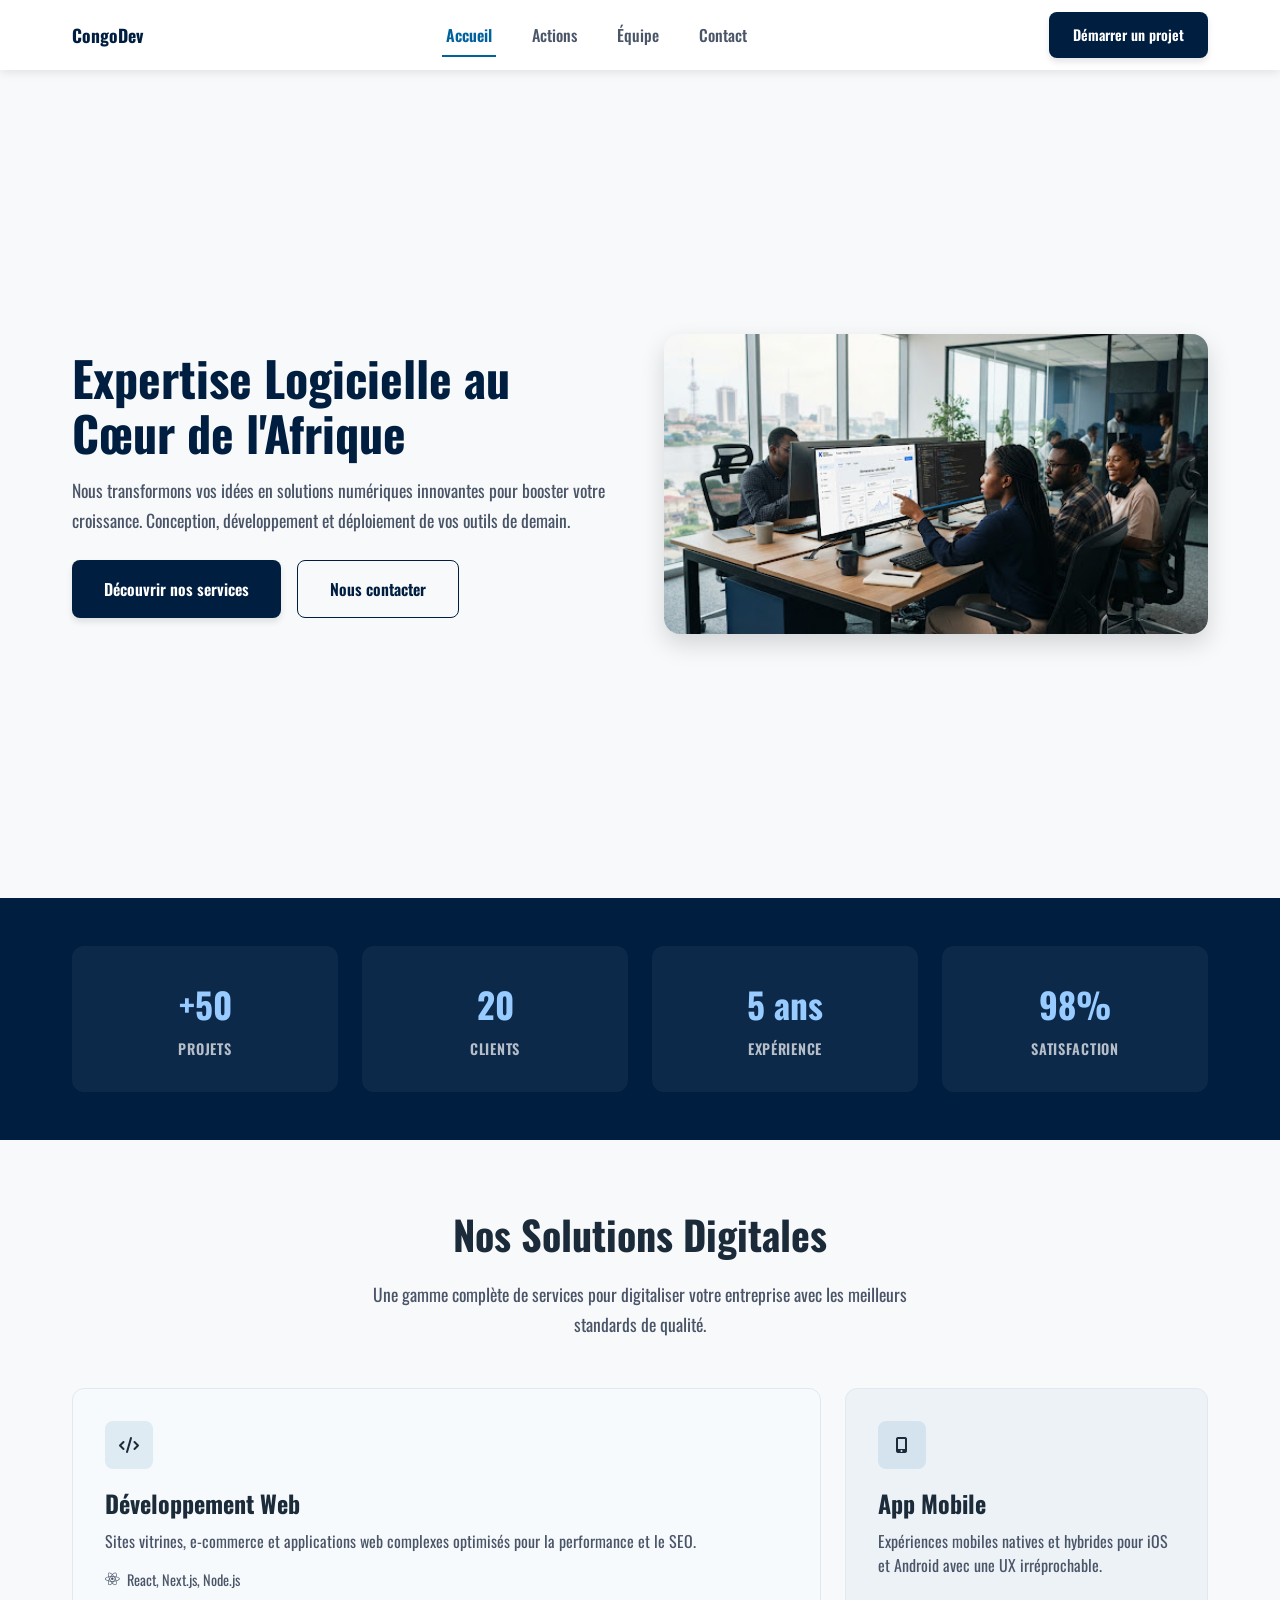
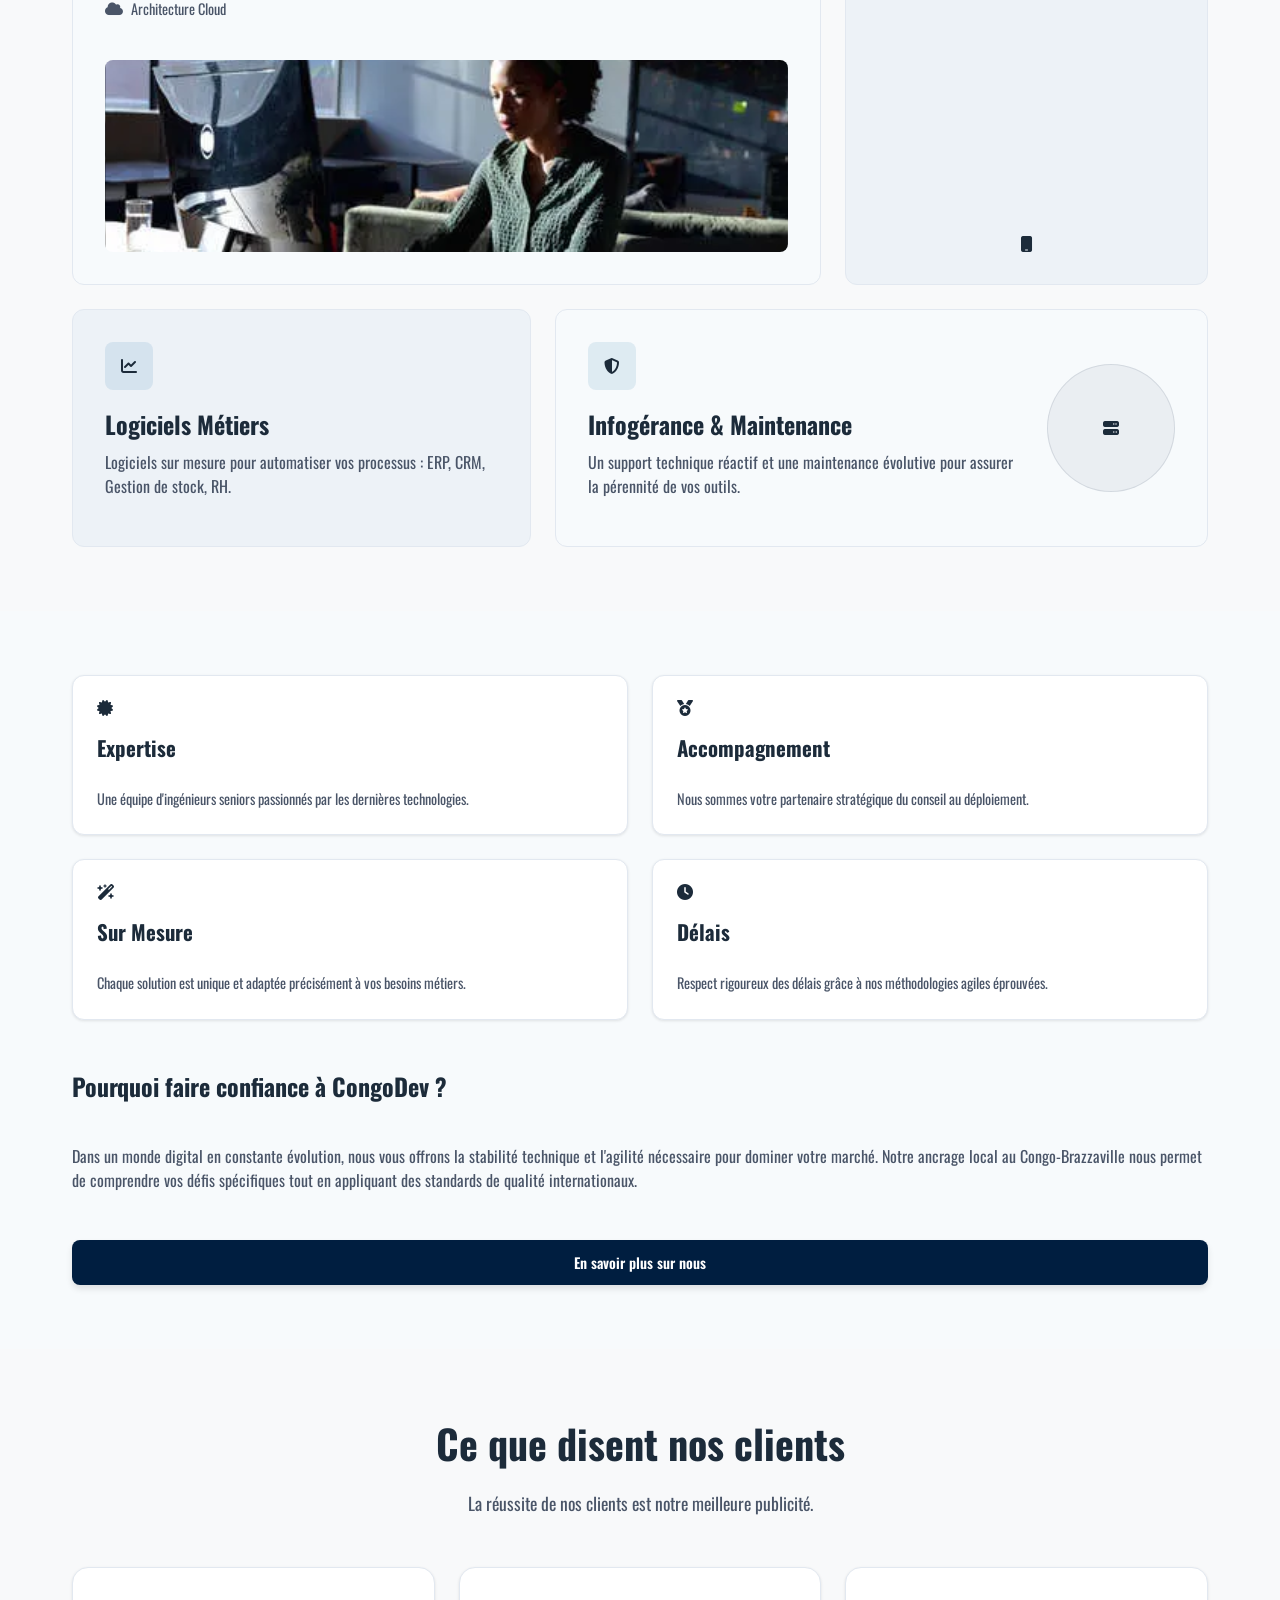
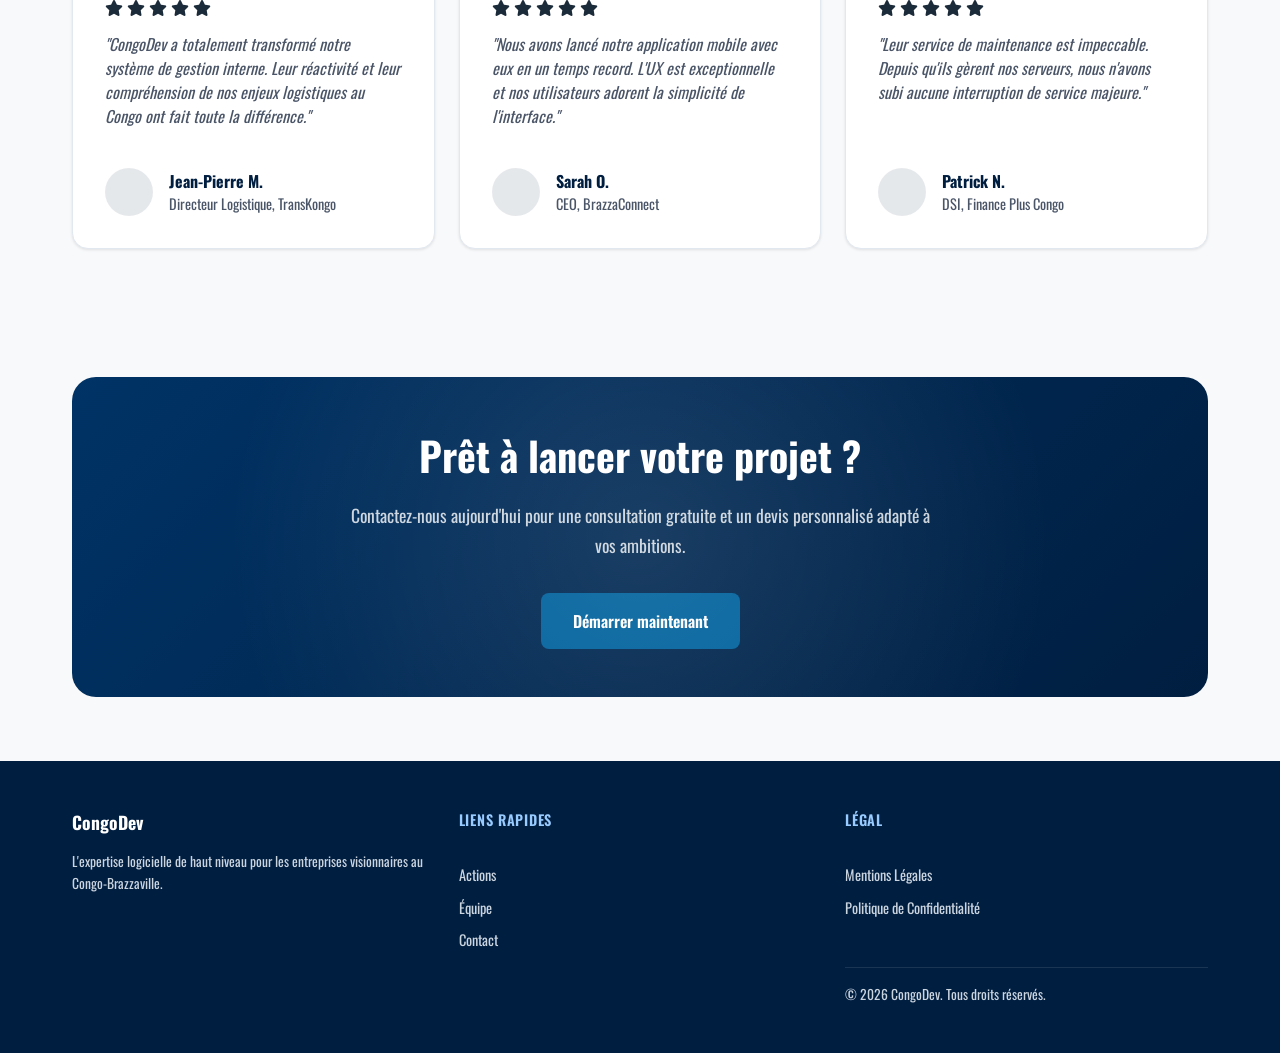
<file: index.html>
<!DOCTYPE html>
<html lang="fr">
<head>
    <meta charset="UTF-8">
    <meta name="viewport" content="width=device-width, initial-scale=1.0">
    <!-- le titre -->
    <title>CongoDev - Fournisseur N 1 de service en ligne dans le bassin du Congo </title>
    <!-- le fichier style -->
    <link rel="stylesheet" href="assets/css/style.css">
    <!-- importation de la police google -->
    <link rel="preconnect" href="https://fonts.googleapis.com">
    <link rel="preconnect" href="https://fonts.gstatic.com" crossorigin>
    <link href="https://fonts.googleapis.com/css2?family=Oswald:wght@200..700&display=swap" rel="stylesheet">
    <!-- Importation de la bibliotheque fontawesome utilisée pour les icones -->
    <link rel="stylesheet" href="https://cdnjs.cloudflare.com/ajax/libs/font-awesome/6.7.2/css/all.min.css">
</head>
<body>
    <!-- EN-TÊTE -->
    <header class="en-tete">
        <div class="conteneur">
            <nav class="navigation">
                <a href="#" class="logo">
                    CongoDev
                </a>
                <ul class="liste-navigation">
                    <li><a href="#" class="lien-navigation actif">Accueil</a></li>
                    <li><a href="pages/actions.html" class="lien-navigation">Actions</a></li>
                    <li><a href="pages/equipes.html" class="lien-navigation">Équipe</a></li>
                    <li><a href="pages/contacts.html" class="lien-navigation">Contact</a></li>
                </ul>
                <a href="pages/contacts.html" class="bouton bouton-primaire">Démarrer un projet</a>
            </nav>
        </div>
    </header>

    <!-- CONTENU PRINCIPAL -->
    <main id="contenu-principal" class="contenu-principal">
        <!-- HERO -->
        <section class="hero">
            <div class="conteneur">
                <div class="contenu-hero">
                    <div class="texte-hero">
                        <h1>Expertise Logicielle au Cœur de l'Afrique</h1>
                        <p>Nous transformons vos idées en solutions numériques innovantes pour booster votre croissance. Conception, développement et déploiement de vos outils de demain.</p>
                        <div class="boutons-hero">
                            <a href="#services" class="bouton bouton-primaire bouton-grand">
                                Découvrir nos services
                            </a>
                            <a href="#contact" class="bouton bouton-contour bouton-grand">Nous contacter</a>
                        </div>
                    </div>
                    <div class="image-hero"></div>
                </div>
            </div>
        </section>

        <!-- STATISTIQUES -->
        <section class="statistiques">
            <div class="conteneur">
                <h2 class="titre-invisible">Nos chiffres clés</h2>
                <div class="grille grille-4">
                    <div class="carte-stat area-stat1">
                        <div class="nombre">+50</div>
                        <div class="libelle">Projets</div>
                    </div>
                    <div class="carte-stat area-stat2">
                        <div class="nombre">20</div>
                        <div class="libelle">Clients</div>
                    </div>
                    <div class="carte-stat area-stat3">
                        <div class="nombre">5 ans</div>
                        <div class="libelle">Expérience</div>
                    </div>
                    <div class="carte-stat area-stat4">
                        <div class="nombre">98%</div>
                        <div class="libelle">Satisfaction</div>
                    </div>
                </div>
            </div>
        </section>

        <!-- SERVICES -->
        <section id="services" class="services">
            <div class="conteneur">
                <div class="en-tete-section">
                    <h2>Nos Solutions Digitales</h2>
                    <p>Une gamme complète de services pour digitaliser votre entreprise avec les meilleurs standards de qualité.</p>
                </div>
                <div class="grille grille-services">
                    <article class="carte carte-web area-web">
                        <div class="contenu-carte">
                            <div class="icone-carte">
                                <i class="fa-solid fa-code"></i>
                            </div>
                            <h3>Développement Web</h3>
                            <p>Sites vitrines, e-commerce et applications web complexes optimisés pour la performance et le SEO.</p>
                            <ul class="liste-points">
                                <li><i class="fa-brands fa-react"></i> React, Next.js, Node.js</li>
                                <li><i class="fa-solid fa-cloud"></i> Architecture Cloud</li>
                            </ul>
                        </div>
                        <div class="image-carte" ></div>
                    </article>
                    <article class="carte carte-mobile area-mobile">
                        <div class="contenu-carte">
                            <div class="icone-carte">
                                <i class="fa-solid fa-mobile-screen-button"></i>
                            </div>
                            <h3>App Mobile</h3>
                            <p>Expériences mobiles natives et hybrides pour iOS et Android avec une UX irréprochable.</p>
                        </div>
                        <div class="icone-grand">
                            <i class="fa-solid fa-mobile"></i>
                        </div>
                    </article>
                    <article class="carte carte-logiciel area-logiciel">
                        <div class="contenu-carte">
                            <div class="icone-carte">
                                <i class="fa-solid fa-chart-line"></i>
                            </div>
                            <h3>Logiciels Métiers</h3>
                            <p>Logiciels sur mesure pour automatiser vos processus : ERP, CRM, Gestion de stock, RH.</p>
                        </div>
                    </article>
                    <article class="carte carte-maintenance area-maintenance">
                        <div class="contenu-carte">
                            <div class="icone-carte">
                                <i class="fa-solid fa-shield-halved"></i>
                            </div>
                            <h3>Infogérance & Maintenance</h3>
                            <p>Un support technique réactif et une maintenance évolutive pour assurer la pérennité de vos outils.</p>
                        </div>
                        <div class="icone-rond">
                            <i class="fa-solid fa-server"></i>
                        </div>
                    </article>
                </div>
            </div>
        </section>

        <!-- POURQUOI NOUS -->
        <section class="pourquoi">
            <div class="conteneur">
                <div class="contenu-pourquoi">
                    <div class="grille grille-avantages">
                        <article class="carte-avantages area-av1">
                            <i class="fa-solid fa-certificate"></i>
                            <h4>Expertise</h4>
                            <p>Une équipe d'ingénieurs seniors passionnés par les dernières technologies.</p>
                        </article>
                        <article class="carte-avantages area-av2">
                            <i class="fa-solid fa-medal"></i>
                            <h4>Accompagnement</h4>
                            <p>Nous sommes votre partenaire stratégique du conseil au déploiement.</p>
                        </article>
                        <article class="carte-avantages area-av3">
                            <i class="fa-solid fa-wand-magic-sparkles"></i>
                            <h4>Sur Mesure</h4>
                            <p>Chaque solution est unique et adaptée précisément à vos besoins métiers.</p>
                        </article>
                        <article class="carte-avantages area-av4">
                            <i class="fa-solid fa-clock"></i>
                            <h4>Délais</h4>
                            <p>Respect rigoureux des délais grâce à nos méthodologies agiles éprouvées.</p>
                        </article>
                    </div>
                    <div class="texte-pourquoi">
                        <h2>Pourquoi faire confiance à CongoDev ?</h2>
                        <p>Dans un monde digital en constante évolution, nous vous offrons la stabilité technique et l'agilité nécessaire pour dominer votre marché. Notre ancrage local au Congo-Brazzaville nous permet de comprendre vos défis spécifiques tout en appliquant des standards de qualité internationaux.</p>
                        <a href="#apropos" class="bouton bouton-primaire">En savoir plus sur nous</a>
                    </div>
                </div>
            </div>
        </section>

        <!-- TÉMOIGNAGES -->
        <section class="temoignages">
            <div class="conteneur">
                <div class="en-tete-section">
                    <h2>Ce que disent nos clients</h2>
                    <p>La réussite de nos clients est notre meilleure publicité.</p>
                </div>
                <div class="grille grille-3">
                    <article class="carte-temoignage area-tem1">
                        <div class="etoiles">
                            <i class="fa-solid fa-star"></i>
                            <i class="fa-solid fa-star"></i>
                            <i class="fa-solid fa-star"></i>
                            <i class="fa-solid fa-star"></i>
                            <i class="fa-solid fa-star"></i>
                        </div>
                        <p>"CongoDev a totalement transformé notre système de gestion interne. Leur réactivité et leur compréhension de nos enjeux logistiques au Congo ont fait toute la différence."</p>
                        <div class="auteur">
                            <div class="avatar"></div>
                            <div>
                                <div class="nom">Jean-Pierre M.</div>
                                <div class="role">Directeur Logistique, TransKongo</div>
                            </div>
                        </div>
                    </article>
                    <article class="carte-temoignage area-tem2">
                        <div class="etoiles">
                            <i class="fa-solid fa-star"></i>
                            <i class="fa-solid fa-star"></i>
                            <i class="fa-solid fa-star"></i>
                            <i class="fa-solid fa-star"></i>
                            <i class="fa-solid fa-star"></i>
                        </div>
                        <p>"Nous avons lancé notre application mobile avec eux en un temps record. L'UX est exceptionnelle et nos utilisateurs adorent la simplicité de l'interface."</p>
                        <div class="auteur">
                            <div class="avatar"></div>
                            <div>
                                <div class="nom">Sarah O.</div>
                                <div class="role">CEO, BrazzaConnect</div>
                            </div>
                        </div>
                    </article>
                    <article class="carte-temoignage area-tem3">
                        <div class="etoiles">
                            <i class="fa-solid fa-star"></i>
                            <i class="fa-solid fa-star"></i>
                            <i class="fa-solid fa-star"></i>
                            <i class="fa-solid fa-star"></i>
                            <i class="fa-solid fa-star"></i>
                        </div>
                        <p>"Leur service de maintenance est impeccable. Depuis qu'ils gèrent nos serveurs, nous n'avons subi aucune interruption de service majeure."</p>
                        <div class="auteur">
                            <div class="avatar"></div>
                            <div>
                                <div class="nom">Patrick N.</div>
                                <div class="role">DSI, Finance Plus Congo</div>
                            </div>
                        </div>
                    </article>
                </div>
            </div>
        </section>

        <!-- CTA -->
        <section class="cta">
            <div class="conteneur">
                <div class="carte-cta">
                    <h2>Prêt à lancer votre projet ?</h2>
                    <p>Contactez-nous aujourd'hui pour une consultation gratuite et un devis personnalisé adapté à vos ambitions.</p>
                    <a href="#contact" class="bouton bouton-secondaire bouton-grand">Démarrer maintenant</a>
                </div>
            </div>
        </section>
    </main>

    <!-- PIED DE PAGE -->
    <footer class="pied-de-page">
        <div class="conteneur">
            <div class="grille grille-pied">
                <div class="section-pied area-pied1">
                    <a href="#" class="logo" style="color: white;">
                        CongoDev
                    </a>
                    <p>L'expertise logicielle de haut niveau pour les entreprises visionnaires au Congo-Brazzaville.</p>
                </div>
                <div class="section-pied area-pied2">
                    <h4>Liens Rapides</h4>
                    <ul class="liste-liens">
                        <li><a href="pages/actions.html">Actions</a></li>
                        <li><a href="pages/equipes.html">Équipe</a></li>
                        <li><a href="pages/contacts.html">Contact</a></li>
                    </ul>
                </div>
                <div class="section-pied area-pied3">
                    <h4>Légal</h4>
                    <ul class="liste-liens">
                        <li><a href="#">Mentions Légales</a></li>
                        <li><a href="#">Politique de Confidentialité</a></li>
                    </ul>
                    <p class="copyright">&copy; 2026 CongoDev. Tous droits réservés.</p>
                </div>
            </div>
        </div>
    </footer>
</body>
</html>
</file>
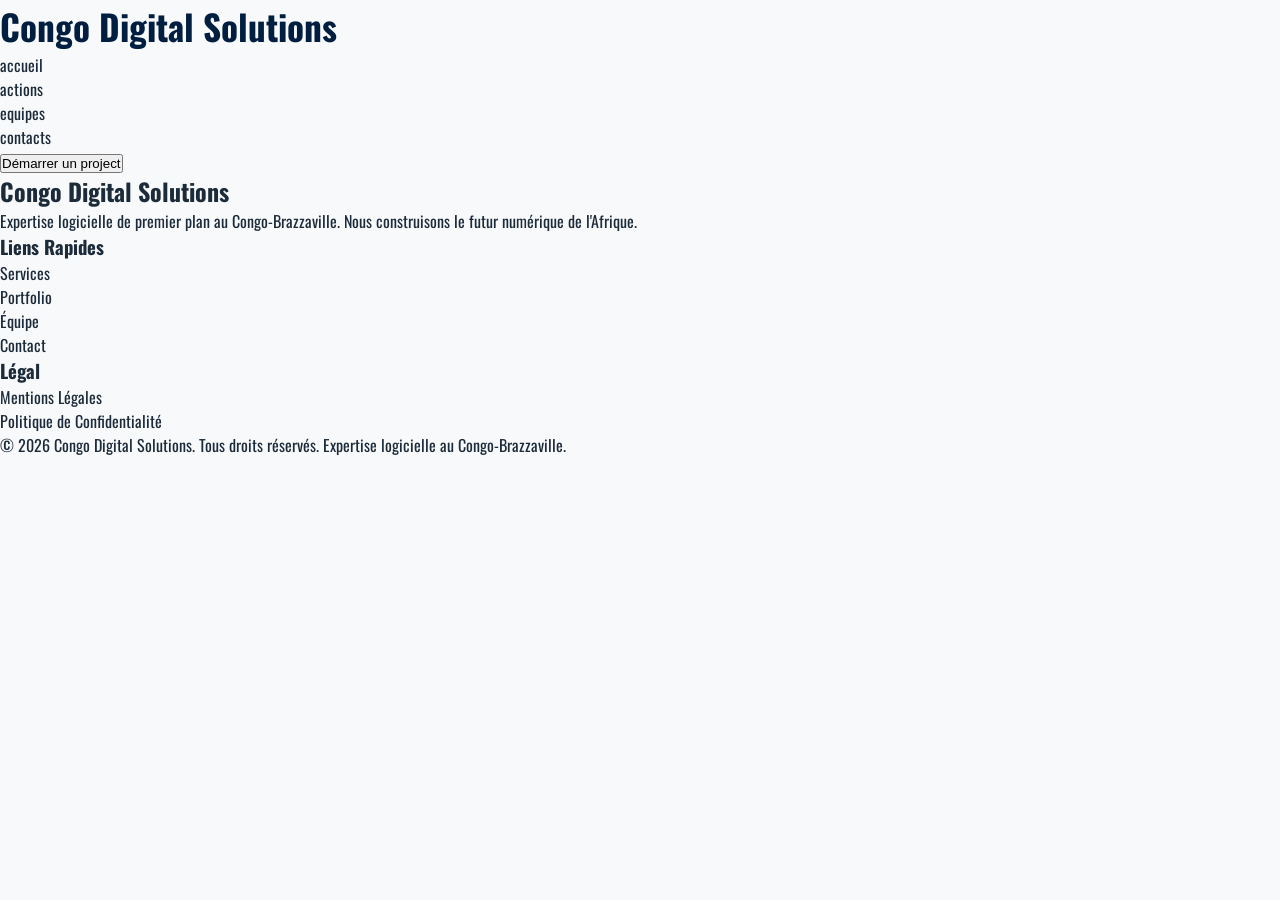
<file: pages/accueil.html>
<!DOCTYPE html>
<html lang="fr">
<head>
    <meta charset="UTF-8">
    <meta name="viewport" content="width=device-width, initial-scale=1.0">
    <link rel="stylesheet" href="../assets/css/style.css">
    <title>CongoDev - Fournisseur N 1 de service en ligne dans le bassin du Congo </title>
    <link rel="preconnect" href="https://fonts.googleapis.com">
    <link rel="preconnect" href="https://fonts.gstatic.com" crossorigin>
    <link href="https://fonts.googleapis.com/css2?family=Oswald:wght@200..700&display=swap" rel="stylesheet">
</head>
<body>
    <header>
      <div class="header-container">
        <div class="logo">
            <h1>Congo Digital Solutions</h1>
        </div>
        <div class="navbar">
            <nav>
                <ul class="nav-links">
                    <li><a href="accueil.html">accueil</a></li>
                    <li><a href="actions.html">actions</a></li>
                    <li><a href="equipes.html">equipes</a></li>
                    <li><a href="contacts.html">contacts</a></li>
                </ul>
            </nav>
        </div>
        <button type="button" class="btn-primary">Démarrer un project</button>
      </div>
    </header>

    <main>

   



    </main>
    <footer>
        <div class="footer-container">
    
            <div class="footer-column brand-column">
            <h2>Congo Digital Solutions</h2>
            <p>Expertise logicielle de premier plan au Congo-Brazzaville. Nous construisons le futur numérique de l'Afrique.</p>
            
            </div>

            <div class="footer-column">
            <h3>Liens Rapides</h3>
            <ul>
                <li><a href="#">Services</a></li>
                <li><a href="#">Portfolio</a></li>
                <li><a href="#">Équipe</a></li>
                <li><a href="#">Contact</a></li>
            </ul>
            </div>

            <div class="footer-column">
            <h3>Légal</h3>
            <ul>
                <li><a href="#">Mentions Légales</a></li>
                <li><a href="#">Politique de Confidentialité</a></li>
            </ul>
            </div>

        </div>

        <div class="footer-bottom">
            <p>&copy; 2026 Congo Digital Solutions. Tous droits réservés. Expertise logicielle au Congo-Brazzaville.</p>
        </div>

    </footer>
</body>
</html>
</file>
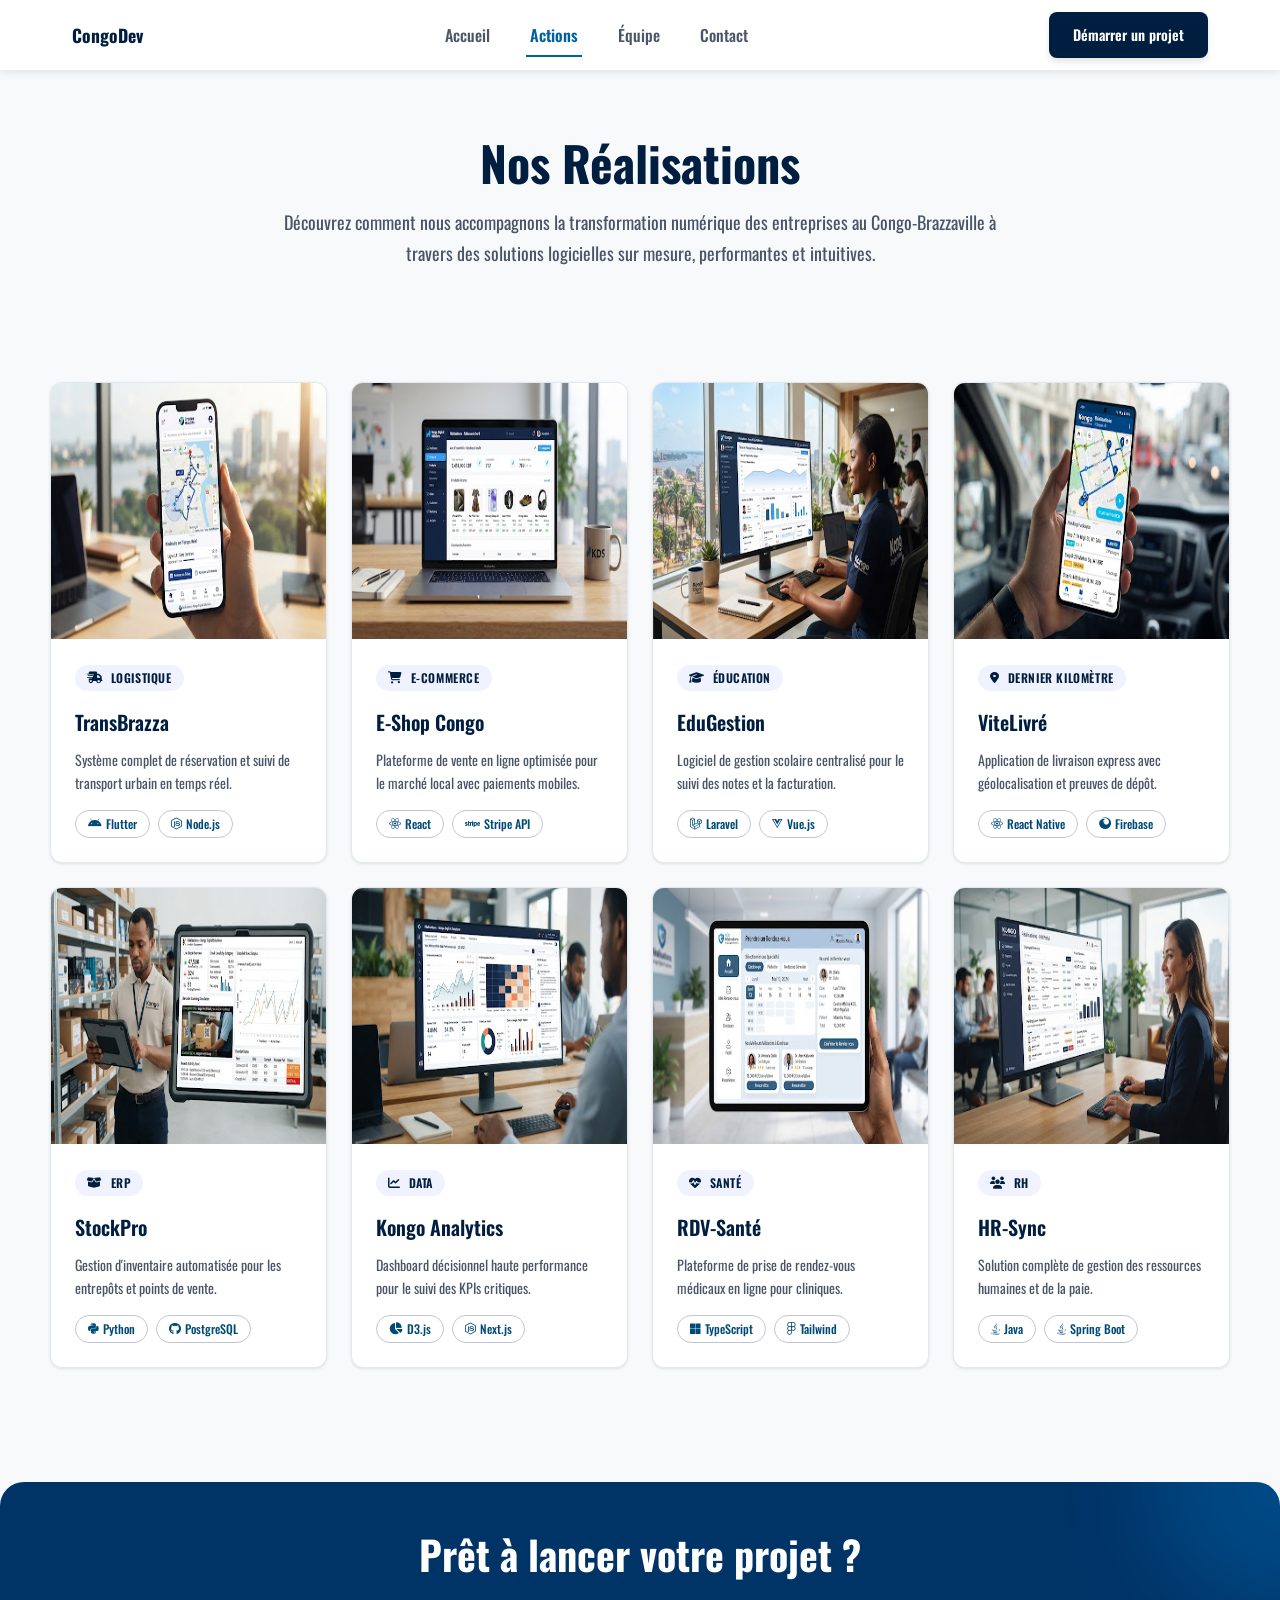
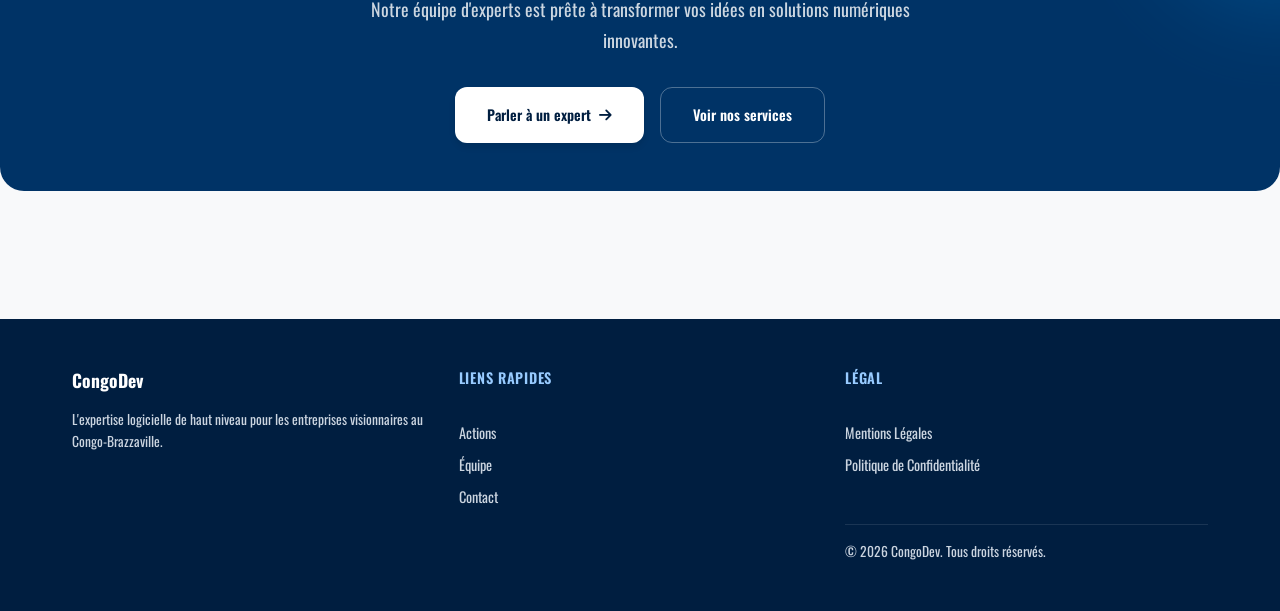
<file: pages/actions.html>
<!DOCTYPE html>
<html lang="fr">
<head>
    <meta charset="UTF-8">
    <meta name="viewport" content="width=device-width, initial-scale=1.0">
    <!-- le fichier style -->
    <link rel="stylesheet" href="../assets/css/style.css">
    <link rel="stylesheet" href="../assets/css/actions.css">
    <title>Nos Réalisation | CongoDev</title>
    <!-- importation de la police google -->
    <link rel="preconnect" href="https://fonts.googleapis.com">
    <link rel="preconnect" href="https://fonts.gstatic.com" crossorigin>
    <link href="https://fonts.googleapis.com/css2?family=Oswald:wght@200..700&display=swap" rel="stylesheet">
    <!-- Importation de la bibliotheque fontawesome utilisée pour les icones -->
    <link rel="stylesheet" href="https://cdnjs.cloudflare.com/ajax/libs/font-awesome/6.7.2/css/all.min.css">
</head>
<body>
        <!-- EN-TÊTE -->
        <header class="en-tete">
            <div class="conteneur">
                <nav class="navigation">
                    <a href="#" class="logo">
                        CongoDev
                    </a>
                    <ul class="liste-navigation">
                        <li><a href="../index.html" class="lien-navigation">Accueil</a></li>
                        <li><a href="actions.html" class="lien-navigation actif">Actions</a></li>
                        <li><a href="equipes.html" class="lien-navigation">Équipe</a></li>
                        <li><a href="contacts.html" class="lien-navigation">Contact</a></li>
                    </ul>
                    <a href="contacts.html" class="bouton bouton-primaire">Démarrer un projet</a>
                </nav>
            </div>
        </header>
    
        <main id="contenu-principal" class="contenu-principal">
            <!-- Section Portfolio -->
            <section class="section-portfolio">
                <div class="conteneur">
                    <h1 class="titre-portfolio">Nos Réalisations</h1>
                    <p class="description-portfolio">
                        Découvrez comment nous accompagnons la transformation numérique des entreprises au Congo-Brazzaville à travers des solutions logicielles sur mesure, performantes et intuitives.
                    </p>
                </div>
            </section>
        
            <!-- Grille des projets (Flexbox) -->
            <div class="grille-projets">
                <!-- Projet 1: TransBrazza -->
                <article class="carte-projet">
                    <div class="image-projet">
                        <img src="../assets/images/i-8.jpg" alt="" srcset="">
                    </div>
                    <div class="contenu-projet">
                        <div class="categorie-projet">
                            <span><i class="fa-solid fa-truck-fast"></i> Logistique</span>
                        </div>
                        <h3>TransBrazza</h3>
                        <p>Système complet de réservation et suivi de transport urbain en temps réel.</p>
                        <div class="technologies-projet">
                            <span><i class="fa-brands fa-android"></i> Flutter</span>
                            <span><i class="fa-brands fa-node-js"></i> Node.js</span>
                        </div>
                    </div>
                </article>
        
                <!-- Projet 2: E-Shop Congo -->
                <article class="carte-projet">
                    <div class="image-projet">
                        <img src="../assets/images/i-7.jpg" alt="" srcset="">
                    </div>
                    <div class="contenu-projet">
                        <div class="categorie-projet">
                            <span><i class="fa-solid fa-cart-shopping"></i> E-Commerce</span>
                        </div>
                        <h3>E-Shop Congo</h3>
                        <p>Plateforme de vente en ligne optimisée pour le marché local avec paiements mobiles.</p>
                        <div class="technologies-projet">
                            <span><i class="fa-brands fa-react"></i> React</span>
                            <span><i class="fa-brands fa-stripe"></i> Stripe API</span>
                        </div>
                    </div>
                </article>
        
                <!-- Projet 3: EduGestion -->
                <article class="carte-projet">
                    <div class="image-projet">
                        <img src="../assets/images/i-6.jpg" alt="" srcset="">
                    </div>
                    <div class="contenu-projet">
                        <div class="categorie-projet">
                            <span><i class="fa-solid fa-graduation-cap"></i> Éducation</span>
                        </div>
                        <h3>EduGestion</h3>
                        <p>Logiciel de gestion scolaire centralisé pour le suivi des notes et la facturation.</p>
                        <div class="technologies-projet">
                            <span><i class="fa-brands fa-laravel"></i> Laravel</span>
                            <span><i class="fa-brands fa-vuejs"></i> Vue.js</span>
                        </div>
                    </div>
                </article>
        
                <!-- Projet 4: ViteLivré -->
                <article class="carte-projet">
                    <div class="image-projet">
                        <img src="../assets/images/i-5.jpg" alt="" srcset="">
                    </div>
                    <div class="contenu-projet">
                        <div class="categorie-projet">
                            <span><i class="fa-solid fa-location-dot"></i> Dernier Kilomètre</span>
                        </div>
                        <h3>ViteLivré</h3>
                        <p>Application de livraison express avec géolocalisation et preuves de dépôt.</p>
                        <div class="technologies-projet">
                            <span><i class="fa-brands fa-react"></i> React Native</span>
                            <span><i class="fa-brands fa-firefox"></i> Firebase</span>
                        </div>
                    </div>
                </article>
        
                <!-- Projet 5: StockPro -->
                <article class="carte-projet">
                    <div class="image-projet">
                        <img src="../assets/images/i-4.jpg" alt="" srcset="">
                    </div>
                    <div class="contenu-projet">
                        <div class="categorie-projet">
                            <span><i class="fa-solid fa-box-open"></i> ERP</span>
                        </div>
                        <h3>StockPro</h3>
                        <p>Gestion d'inventaire automatisée pour les entrepôts et points de vente.</p>
                        <div class="technologies-projet">
                            <span><i class="fa-brands fa-python"></i> Python</span>
                            <span><i class="fa-brands fa-github"></i> PostgreSQL</span>
                        </div>
                    </div>
                </article>
        
                <!-- Projet 6: Kongo Analytics -->
                <article class="carte-projet">
                    <div class="image-projet">
                        <img src="../assets/images/i-3.jpg" alt="" srcset="">
                    </div>
                    <div class="contenu-projet">
                        <div class="categorie-projet">
                            <span><i class="fa-solid fa-chart-line"></i> Data</span>
                        </div>
                        <h3>Kongo Analytics</h3>
                        <p>Dashboard décisionnel haute performance pour le suivi des KPIs critiques.</p>
                        <div class="technologies-projet">
                            <span><i class="fa-solid fa-chart-pie"></i> D3.js</span>
                            <span><i class="fa-brands fa-node-js"></i> Next.js</span>
                        </div>
                    </div>
                </article>
        
                <!-- Projet 7: RDV-Santé -->
                <article class="carte-projet">
                    <div class="image-projet">
                        <img src="../assets/images/i-2.jpg" alt="" srcset="">
                    </div>
                    <div class="contenu-projet">
                        <div class="categorie-projet">
                            <span><i class="fa-solid fa-heart-pulse"></i> Santé</span>
                        </div>
                        <h3>RDV-Santé</h3>
                        <p>Plateforme de prise de rendez-vous médicaux en ligne pour cliniques.</p>
                        <div class="technologies-projet">
                            <span><i class="fa-brands fa-microsoft"></i> TypeScript</span>
                            <span><i class="fa-brands fa-figma"></i> Tailwind</span>
                        </div>
                    </div>
                </article>
        
                <!-- Projet 8: HR-Sync -->
                <article class="carte-projet">
                    <div class="image-projet">
                        <img src="../assets/images/i-1.jpg" alt="" srcset="">
                    </div>
                    <div class="contenu-projet">
                        <div class="categorie-projet">
                            <span><i class="fa-solid fa-users"></i> RH</span>
                        </div>
                        <h3>HR-Sync</h3>
                        <p>Solution complète de gestion des ressources humaines et de la paie.</p>
                        <div class="technologies-projet">
                            <span><i class="fa-brands fa-java"></i> Java</span>
                            <span><i class="fa-brands fa-java"></i> Spring Boot</span>
                        </div>
                    </div>
                </article>
            </div>
        
            <!-- CTA -->
            <section class="cta-portfolio">
                <div class="contenu-cta">
                    <h2>Prêt à lancer votre projet ?</h2>
                    <p>Notre équipe d'experts est prête à transformer vos idées en solutions numériques innovantes.</p>
                    <div class="boutons-cta">
                        <a href="#" class="bouton bouton-blanc">
                            Parler à un expert <i class="fa-solid fa-arrow-right"></i>
                        </a>
                        <a href="#" class="bouton bouton-contour-blanc">Voir nos services</a>
                    </div>
                </div>
                <div class="decoration-cta"></div>
            </section>
        </main>
    
        <!-- PIED DE PAGE -->
        <footer class="pied-de-page">
            <div class="conteneur">
                <div class="grille grille-pied">
                    <div class="section-pied area-pied1">
                        <a href="#" class="logo" style="color: white;">
                            CongoDev
                        </a>
                        <p>L'expertise logicielle de haut niveau pour les entreprises visionnaires au Congo-Brazzaville.</p>
                    </div>
                    <div class="section-pied area-pied2">
                        <h4>Liens Rapides</h4>
                        <ul class="liste-liens">
                            <li><a href="actions.html">Actions</a></li>
                            <li><a href="equipes.html">Équipe</a></li>
                            <li><a href="contacts.html">Contact</a></li>
                        </ul>
                    </div>
                    <div class="section-pied area-pied3">
                        <h4>Légal</h4>
                        <ul class="liste-liens">
                            <li><a href="#">Mentions Légales</a></li>
                            <li><a href="#">Politique de Confidentialité</a></li>
                        </ul>
                        <p class="copyright">&copy; 2026 CongoDev. Tous droits réservés.</p>
                    </div>
                </div>
            </div>
        </footer>
    </body>
</html>
</file>
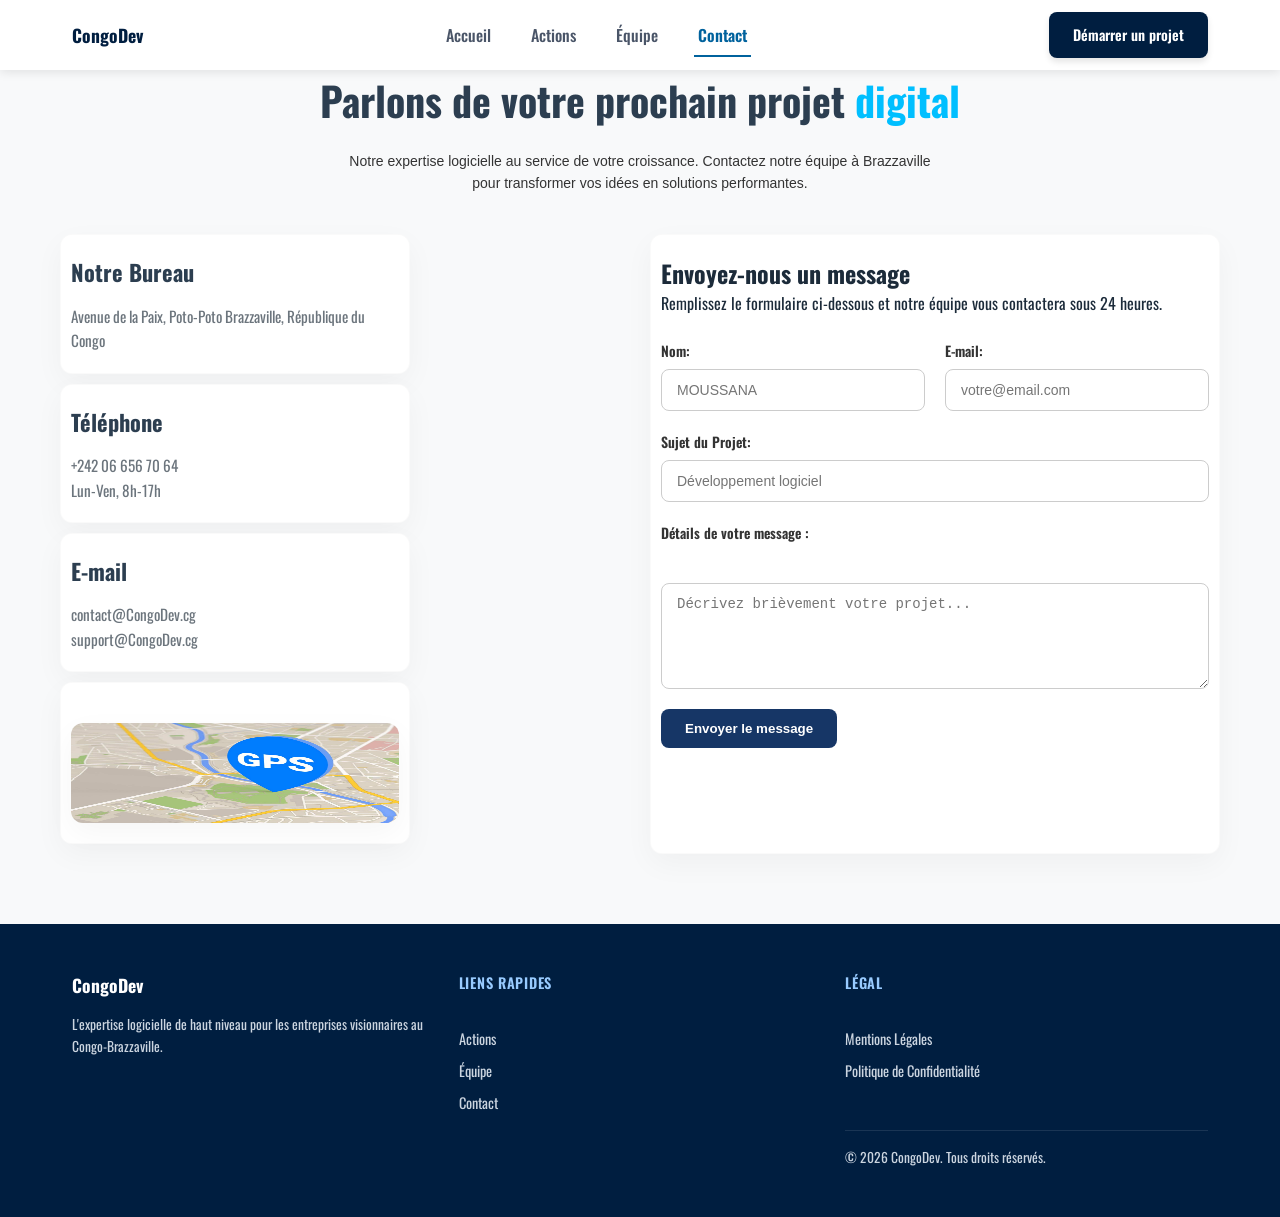
<file: pages/contacts.html>
<!DOCTYPE html>
<html lang="fr">
<head>
    <meta charset="UTF-8">
    <meta name="viewport" content="width=device-width, initial-scale=1.0">
    <link rel="stylesheet" href="../assets/css/style.css">
    <link rel="stylesheet" href="../assets/css/contact.css">    
    <title>Contactez-nous | CongoDev</title>
    <!-- importation de la police google -->
    <link rel="preconnect" href="https://fonts.googleapis.com">
    <link rel="preconnect" href="https://fonts.gstatic.com" crossorigin>
    <link href="https://fonts.googleapis.com/css2?family=Oswald:wght@200..700&display=swap" rel="stylesheet">
    <!-- Importation de la bibliotheque fontawesome utilisée pour les icones -->
    <link rel="stylesheet" href="https://cdnjs.cloudflare.com/ajax/libs/font-awesome/6.7.2/css/all.min.css">
</head>
<body>
    <body>
        <!-- EN-TÊTE -->
        <header class="en-tete">
            <div class="conteneur">
                <nav class="navigation">
                    <a href="#" class="logo">
                        CongoDev
                    </a>
                    <ul class="liste-navigation">
                        <li><a href="../index.html" class="lien-navigation">Accueil</a></li>
                        <li><a href="actions.html" class="lien-navigation">Actions</a></li>
                        <li><a href="equipes.html" class="lien-navigation">Équipe</a></li>
                        <li><a href="contacts.html" class="lien-navigation actif">Contact</a></li>
                    </ul>
                    <a href="contacts.html" class="bouton bouton-primaire">Démarrer un projet</a>
                </nav>
            </div>
        </header>
    
        <!-- CONTENU PRINCIPAL -->
        <main id="contenu-principal" class="contenu-principal">
            <section class="presentation">
            <h2>Parlons de votre prochain projet <span class="text-blue">digital</span></h2>
           <p>Notre expertise logicielle au service de votre croissance. Contactez notre équipe à Brazzaville pour
            transformer vos idées en solutions performantes.
           </p>

        </section>
        <!-- Sidebar -->
         <div class="grid-container">
        <section class="info">
            <div class="container">
                <div class="card">
                    <h3>Notre Bureau</h3>
                    <p>Avenue de la Paix, Poto-Poto Brazzaville, République du Congo</p>

                </div>
                <div class="card">
                    <h3>Téléphone</h3>
                    <p>+242 06 656 70 64</p>
                    <p>Lun-Ven, 8h-17h</p>
                </div>
                <div class="card">
                    <h3>E-mail</h3>
                    <p>contact@CongoDev.cg</p>
                    <p>support@CongoDev.cg</p>
                </div>
                <div class="card">
                    <img src="../assets/images/gps.jpg" alt="Carte de localisation du bureau" class="map">
                </div>
            </div>

        </section>

        <!-- Right-->
         <section class="contact">
            <h2>Envoyez-nous un message</h2>
            <p>Remplissez le formulaire ci-dessous et notre équipe vous contactera sous 24 heures.</p>
            <fieldset>
                <legend>Formulaire de contact</legend>
                <form action="" >
                    <div class="form-row">
                    <div class="input-group">

                      <label for="name">Nom:</label>
                     <input type="text" id="name" name="name" placeholder="MOUSSANA" required>
                    </div>
                    
                    <div class="input-group">

                      <label for="email">E-mail:</label>
                      <input type="email" id="email" name="email" placeholder="votre@email.com" required>
                    </div>
                    </div>

                    <div class="input-group">
                      <label for="subject">Sujet du Projet:</label>
                      <input type="text" id="subject" name="subject" placeholder="Développement logiciel" required>
                    </div>
                    <div class="input-group">

                       <label for="message">Détails de votre message :</label> <br> 
                       <textarea id="message" name="message" rows="5" placeholder="Décrivez brièvement votre projet..." required></textarea>
                    </div>

                    <button type="submit">Envoyer le message</button>
                </form>

            </fieldset>

         </section>
        </div>
        </main>
    
        <!-- PIED DE PAGE -->
        <footer class="pied-de-page">
            <div class="conteneur">
                <div class="grille grille-pied">
                    <div class="section-pied area-pied1">
                        <a href="#" class="logo" style="color: white;">
                            CongoDev
                        </a>
                        <p>L'expertise logicielle de haut niveau pour les entreprises visionnaires au Congo-Brazzaville.</p>
                    </div>
                    <div class="section-pied area-pied2">
                        <h4>Liens Rapides</h4>
                        <ul class="liste-liens">
                            <li><a href="actions.html">Actions</a></li>
                            <li><a href="equipes.html">Équipe</a></li>
                            <li><a href="contacts.html">Contact</a></li>
                        </ul>
                    </div>
                    <div class="section-pied area-pied3">
                        <h4>Légal</h4>
                        <ul class="liste-liens">
                            <li><a href="#">Mentions Légales</a></li>
                            <li><a href="#">Politique de Confidentialité</a></li>
                        </ul>
                        <p class="copyright">&copy; 2026 CongoDev. Tous droits réservés.</p>
                    </div>
                </div>
            </div>
        </footer>
    </body>
</body>
</html>
</file>
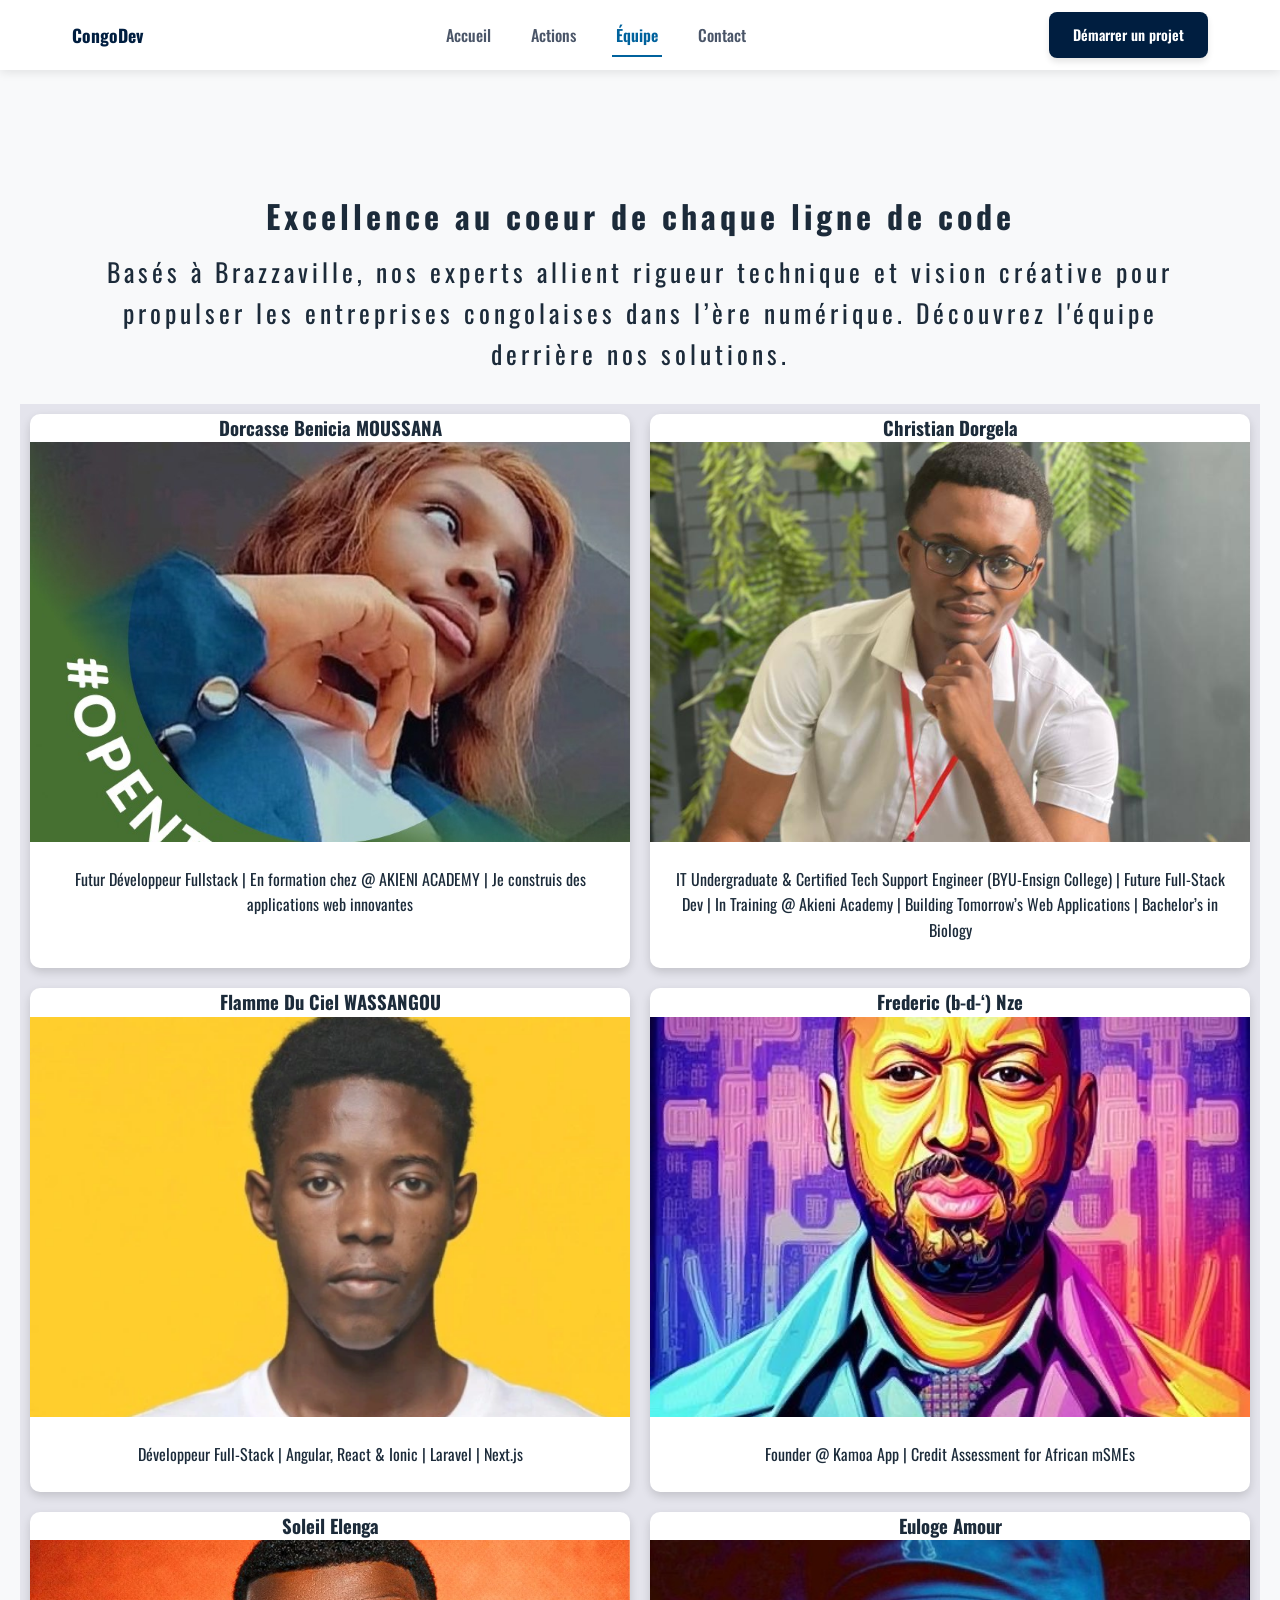
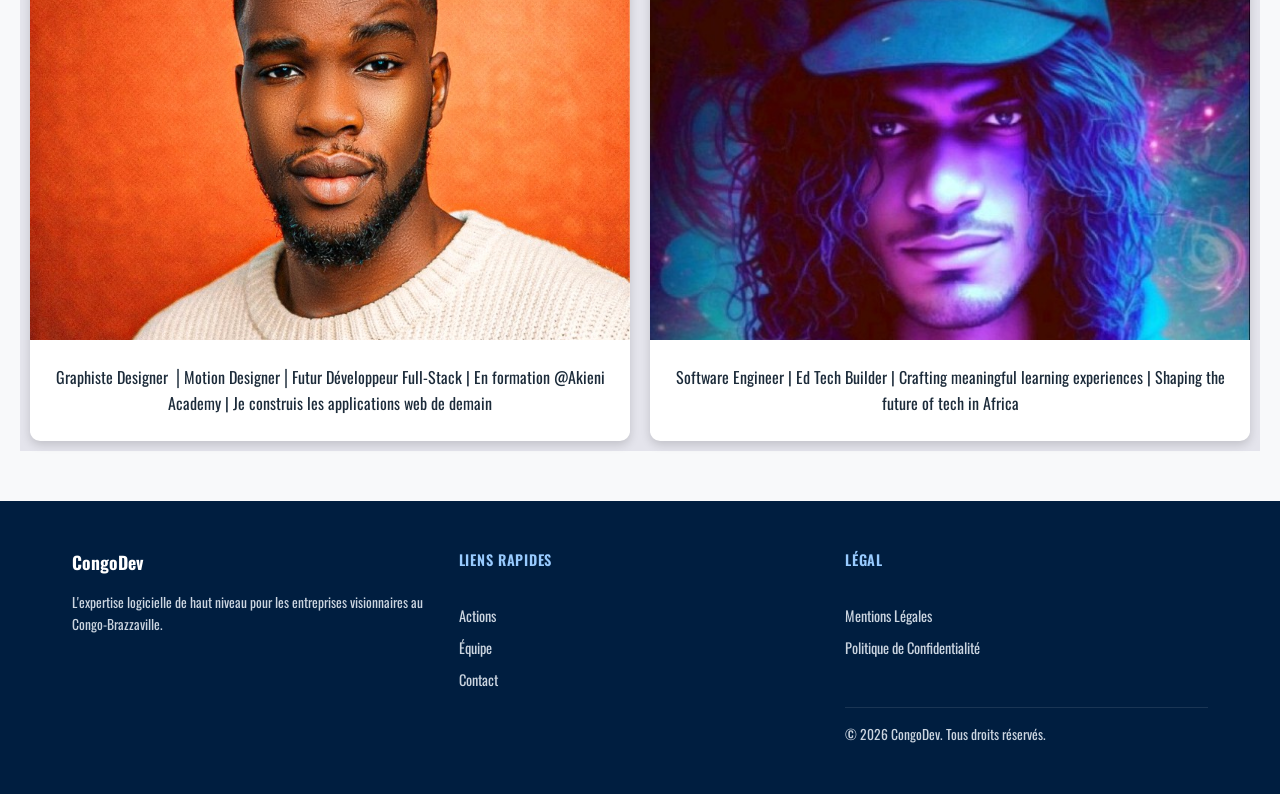
<file: pages/equipes.html>
<!DOCTYPE html>
<html lang="fr">
<head>
    <meta charset="UTF-8">
    <meta name="viewport" content="width=device-width, initial-scale=1.0">
    <!-- le fichier style -->
    <link rel="stylesheet" href="../assets/css/style.css">
    <link rel="stylesheet" href="../assets/css/equipes.css">
    <title>Notre équipe | CongoDev</title>
    <!-- importation de la police google -->
    <link rel="preconnect" href="https://fonts.googleapis.com">
    <link rel="preconnect" href="https://fonts.gstatic.com" crossorigin>
    <link href="https://fonts.googleapis.com/css2?family=Oswald:wght@200..700&display=swap" rel="stylesheet">
    <!-- Importation de la bibliotheque fontawesome utilisée pour les icones -->
    <link rel="stylesheet" href="https://cdnjs.cloudflare.com/ajax/libs/font-awesome/6.7.2/css/all.min.css">
</head>
<body>
    <body>
        <!-- EN-TÊTE -->
        <header class="en-tete">
            <div class="conteneur">
                <nav class="navigation">
                    <a href="#" class="logo">
                        CongoDev
                    </a>
                    <ul class="liste-navigation">
                        <li><a href="../index.html" class="lien-navigation">Accueil</a></li>
                        <li><a href="actions.html" class="lien-navigation">Actions</a></li>
                        <li><a href="equipes.html" class="lien-navigation actif">Équipe</a></li>
                        <li><a href="contacts.html" class="lien-navigation">Contact</a></li>
                    </ul>
                    <a href="contacts.html" class="bouton bouton-primaire">Démarrer un projet</a>
                </nav>
            </div>
        </header>
    
        <!-- CONTENU PRINCIPAL -->
        <main id="contenu-principal" class="contenu-principal">
            <section class="equipe-section">
                <div class="equipe-container">
                    <div class="section-header">
                        <h2>Excellence au coeur de chaque ligne de code</h2>
                        <p>
                            Basés à Brazzaville, nos experts allient rigueur technique et vision 
                            créative pour propulser les entreprises congolaises dans l’ère numérique. Découvrez l'équipe derrière nos solutions.
                        </p>
                    </div>
                    <div class="equipe-grid">

                        <article class="membre">
                            <h3>Dorcasse Benicia MOUSSANA</h3>
                            <picture>
                                <img src="../assets/images/Dorcasse.jpg" alt="">
                            </picture>
                            <div class="card-content">
                                <p>
                                    Futur Développeur Fullstack | En formation chez @ AKIENI ACADEMY | 
                                    Je construis des applications web innovantes 
                                </p>
                                <a href="#" class="btn-don"></a>
                            </div>
                        </article>
                        <article class="membre">
                            <h3>Christian Dorgela</h3>
                            <picture>
                                <img src="../assets/images/Christian.jpeg" alt="">
                            </picture>
                            <div class="card-content">
                                <p>
                                    IT Undergraduate & Certified Tech Support Engineer (BYU-Ensign College) | 
                                    Future Full-Stack Dev | In Training @ Akieni Academy | Building Tomorrow’s Web 
                                    Applications | Bachelor’s in Biology
                                </p>
                                <a href="#" class="btn-don"></a>
                            </div>
                            </article>
                        <article class="membre">
                            <h3>Flamme Du Ciel WASSANGOU</h3>
                            <picture>
                                <img src="../assets/images/Flamme.png" alt="">
                            </picture>
                            <div class="card-content">
                                <p>
                                    Développeur Full-Stack | Angular, React & Ionic | 
                                    Laravel | Next.js
                                </p>
                                <a href="#" class="btn-don"></a>
                            </div>
                            </article>
                        <article class="membre">
                            <h3>Frederic (b-d-‘) Nze</h3>
                            <picture>
                                <img src="../assets/images/Frederic.jpg" alt="">
                            </picture>
                            <div class="card-content">
                                <p>Founder @ Kamoa App | Credit Assessment for African mSMEs</p>
                                <a href="#" class="btn-don"></a>
                            </div>
                        </article>
                        <article class="membre">
                            <h3>Soleil Elenga</h3>
                            <picture>
                                <img src="../assets/images/Soleil.jpg" alt="">
                            </picture>
                            <div class="card-content">
                                <p>
                                    Graphiste Designer ⎪Motion Designer⎪Futur Développeur Full-Stack | 
                                    En formation @Akieni Academy | Je construis les applications web de demain
                                </p>
                                <a href="#" class="btn-don"></a>
                            </div>
                        </article>
                        <article class="membre">
                            <h3>Euloge Amour</h3>
                            <picture>
                                <img src="../assets/images/Euloge.jpg" alt="">
                            </picture>
                            <div class="card-content">
                                <p>
                                    Software Engineer | Ed Tech Builder | Crafting meaningful learning experiences | 
                                    Shaping the future of tech in Africa
                                </p>
                                <a href="#" class="btn-don"></a>
                            </div>
                        </article>
                    </div>
                </div>
            </section>
        </main>
    
        <!-- PIED DE PAGE -->
        <footer class="pied-de-page">
            <div class="conteneur">
                <div class="grille grille-pied">
                    <div class="section-pied area-pied1">
                        <a href="#" class="logo" style="color: white;">
                            CongoDev
                        </a>
                        <p>L'expertise logicielle de haut niveau pour les entreprises visionnaires au Congo-Brazzaville.</p>
                    </div>
                    <div class="section-pied area-pied2">
                        <h4>Liens Rapides</h4>
                        <ul class="liste-liens">
                            <li><a href="actions.html">Actions</a></li>
                            <li><a href="equipes.html">Équipe</a></li>
                            <li><a href="contacts.html">Contact</a></li>
                        </ul>
                    </div>
                    <div class="section-pied area-pied3">
                        <h4>Légal</h4>
                        <ul class="liste-liens">
                            <li><a href="#">Mentions Légales</a></li>
                            <li><a href="#">Politique de Confidentialité</a></li>
                        </ul>
                        <p class="copyright">&copy; 2026 CongoDev. Tous droits réservés.</p>
                    </div>
                </div>
            </div>
        </footer>
    </body>
</body>
</html>
</file>
<file: assets/css/style.css>
* {
    margin: 0;
    padding: 0;
    box-sizing: border-box;
}

body {
    font-family: "Oswald", sans-serif;
    line-height: 1.5;
    color: #1c2b3a;
    background-color: #f8f9fa;
}

img {
    max-width: 100%;
    height: auto;
    display: block;
}

a {
    color: inherit;
    text-decoration: none;
}

ul, ol {
    list-style: none;
}

.conteneur {
    width: 100%;
    max-width: 1200px;
    margin: 0 auto;
    padding: 0 1rem;
}

@media (min-width: 768px) {
    .conteneur {
        padding: 0 2rem;
    }
}

/* ==============================================================
                          EN-TÊTE
============================================================== */
.en-tete {
    position: sticky;
    top: 0;
    left: 0;
    right: 0;
    background-color: rgba(255, 255, 255, 0.95);
    backdrop-filter: blur(10px);
    padding: 0.75rem 0;
    z-index: 1000;
    box-shadow: 0 2px 10px rgba(0, 0, 0, 0.1);
}

.navigation {
    display: flex;
    flex-direction: column;
    gap: 1rem;
    align-items: center;
}

.logo {
    display: flex;
    align-items: center;
    gap: 0.5rem;
    font-size: 1.1rem;
    font-weight: 700;
    color: #001e40;
    text-decoration: none;
}

.logo img {
    width: 2rem;
    height: 2rem;
}

.liste-navigation {
    display: flex;
    flex-wrap: wrap;
    justify-content: center;
    gap: 0.75rem 1.5rem;
    width: 100%;
    padding: 0 1rem;
}

.lien-navigation {
    font-weight: 500;
    color: #4a5568;
    padding: 0.5rem 0.25rem;
    white-space: nowrap;
}

.lien-navigation:hover {
    color: #001e40;
}

.lien-navigation.actif {
    color: #00629d;
    font-weight: 600;
    border-bottom: 2px solid #00629d;
}

.bouton {
    display: inline-flex;
    align-items: center;
    justify-content: center;
    gap: 0.5rem;
    padding: 0.75rem 1.5rem;
    border-radius: 0.5rem;
    font-size: 0.9rem;
    font-weight: 600;
    cursor: pointer;
    border: none;
    text-decoration: none;
    width: 100%;
}

.bouton-primaire {
    background-color: #001e40;
    color: white;
    box-shadow: 0 4px 6px rgba(0, 0, 0, 0.1);
}

/* Desktop : affichage horizontal */
@media (min-width: 768px) {
    .navigation {
        flex-direction: row;
        justify-content: space-between;
        gap: 1.5rem;
    }

    .liste-navigation {
        flex-wrap: nowrap;
        justify-content: flex-start;
        gap: 2rem;
        width: auto;
        padding: 0;
    }

    .bouton {
        width: auto;
    }
}

/* ==============================================================
                          BOUTONS
============================================================== */
.bouton {
    display: inline-flex;
    align-items: center;
    justify-content: center;
    gap: 0.5rem;
    padding: 0.75rem 1.5rem;
    border-radius: 0.5rem;
    font-size: 0.9rem;
    font-weight: 600;
    cursor: pointer;
    border: none;
    text-decoration: none;
}

.bouton:active {
    transform: scale(0.98);
}

.bouton-primaire {
    background-color: #001e40;
    color: white;
    box-shadow: 0 4px 6px rgba(0, 0, 0, 0.1);
}

.bouton-secondaire {
    background-color: #00629d;
    color: white;
}

.bouton-secondaire:hover {
    transform: scale(1.02);
}

.bouton-contour {
    background-color: transparent;
    color: #001e40;
    border: 1px solid #001e40;
}

.bouton-contour:hover {
    background-color: rgba(0, 30, 64, 0.05);
}

.bouton-grand {
    padding: 1rem 2rem;
    font-size: 1rem;
}

/* ==============================================================
                          CONTENU PRINCIPAL
============================================================== */
.contenu-principal {
    /* padding-top: 4.5rem; */
}

.lien-sauter {
    position: absolute;
    top: -50px;
    left: 0;
    background-color: #001e40;
    color: white;
    padding: 0.5rem 1rem;
    z-index: 10000;
}

.lien-sauter:focus {
    top: 0;
}

/* ==============================================================
                          HERO
============================================================== */
.hero {
    min-height: calc(100vh - 4.5rem);
    padding: 3rem 0;
    display: flex;
    align-items: center;
}

@media (min-width: 768px) {
    .hero {
        padding: 5rem 0;
    }
}

.contenu-hero {
    display: flex;
    flex-direction: column;
    gap: 2rem;
    align-items: center;
}

@media (min-width: 768px) {
    .contenu-hero {
        flex-direction: row;
        align-items: center;
        gap: 3rem;
    }
}

.texte-hero {
    flex: 1;
    max-width: 600px;
}

.badge {
    display: inline-flex;
    align-items: center;
    gap: 0.5rem;
    padding: 0.5rem 1rem;
    background-color: rgba(0, 98, 157, 0.1);
    color: #00629d;
    border-radius: 2rem;
    font-size: 0.9rem;
    font-weight: 600;
}

.hero h1 {
    font-size: 2rem;
    line-height: 1.15;
    margin-bottom: 1rem;
    color: #001e40;
}

@media (min-width: 640px) {
    .hero h1 {
        font-size: 2.5rem;
    }
}

@media (min-width: 768px) {
    .hero h1 {
        font-size: 3rem;
    }
}

.hero h1 em {
    color: #00629d;
}

.hero p {
    color: #4a5568;
    margin-bottom: 1.5rem;
    line-height: 1.7;
}

@media (min-width: 768px) {
    .hero p {
        font-size: 1.1rem;
    }
}

.boutons-hero {
    display: flex;
    flex-wrap: wrap;
    gap: 1rem;
}

@media (min-width: 640px) {
    .boutons-hero {
        flex-wrap: nowrap;
    }
}

.image-hero {
    flex: 1;
    position: relative;
    width: 100%;
    /* aspect-ratio: 1 / 1; */
    border-radius: 1rem;
    background-size: cover;
    background-position: center;
    box-shadow: 0 10px 25px rgba(0, 0, 0, 0.15);
    background-image: url("../images/img-1.jpg");
}

@media (min-width: 768px) {
    .image-hero {
        aspect-ratio: auto;
        min-height: 300px;
    }
}

/* ==============================================================
                          STATISTIQUES
============================================================== */
.statistiques {
    background-color: #001e40;
    color: white;
    padding: 3rem 0;
}

.titre-invisible {
    position: absolute;
    width: 1px;
    height: 1px;
    padding: 0;
    margin: -1px;
    overflow: hidden;
    clip: rect(0, 0, 0, 0);
    border: 0;
}

/* ==============================================================
                          GRILLES (grid-template-areas)
============================================================== */
.grille {
    display: grid;
    gap: 1.5rem;
}

/* Grille 4 colonnes (statistiques) */
.grille-4 {
    grid-template-columns: 1fr;
    grid-template-areas:
        "stat1"
        "stat2"
        "stat3"
        "stat4";
}

@media (min-width: 768px) {
    .grille-4 {
        grid-template-columns: repeat(4, 1fr);
        grid-template-areas: "stat1 stat2 stat3 stat4";
    }
}

.area-stat1 { grid-area: stat1; }
.area-stat2 { grid-area: stat2; }
.area-stat3 { grid-area: stat3; }
.area-stat4 { grid-area: stat4; }

.carte-stat {
    padding: 2rem 1rem;
    text-align: center;
    background-color: rgba(255, 255, 255, 0.05);
    border-radius: 0.75rem;
}

.nombre {
    font-size: 2rem;
    font-weight: 700;
    color: #98cbff;
    margin-bottom: 0.5rem;
}

@media (min-width: 768px) {
    .nombre {
        font-size: 2.2rem;
    }
}

.libelle {
    font-size: 0.9rem;
    font-weight: 600;
    color: rgba(255, 255, 255, 0.7);
    text-transform: uppercase;
    letter-spacing: 0.05em;
}

/* ==============================================================
                          SERVICES
============================================================== */
.services {
    padding: 4rem 0;
}

.en-tete-section {
    text-align: center;
    margin-bottom: 3rem;
}

.en-tete-section h2 {
    font-size: 2rem;
    margin-bottom: 1rem;
}

@media (min-width: 768px) {
    .en-tete-section h2 {
        font-size: 2.5rem;
    }
}

.en-tete-section p {
    font-size: 1.1rem;
    color: #4a5568;
    max-width: 600px;
    margin: 0 auto;
    line-height: 1.7;
}

/* Grille services */
.grille-services {
    grid-template-columns: 1fr;
    grid-template-areas:
        "web"
        "mobile"
        "logiciel"
        "maintenance";
}

@media (min-width: 768px) {
    .grille-services {
        grid-template-columns: repeat(12, 1fr);
        grid-template-areas:
            "web web web web web web web web mobile mobile mobile mobile"
            "logiciel logiciel logiciel logiciel logiciel maintenance maintenance maintenance maintenance maintenance maintenance maintenance";
    }
}

.carte {
    border: 1px solid #e2e8f0;
    border-radius: 0.75rem;
    background-color: white;
    overflow: hidden;
}

.carte-web {
    display: flex;
    flex-direction: column;
    gap: 2rem;
    padding: 2rem;
    background-color: #f7fafc;
}

.carte-mobile {
    display: flex;
    flex-direction: column;
    justify-content: space-between;
    padding: 2rem;
    background-color: #edf2f7;
}

.carte-logiciel {
    padding: 2rem;
    background-color: #edf2f7;
}

.carte-maintenance {
    display: flex;
    align-items: center;
    gap: 2rem;
    padding: 2rem;
    background-color: #f7fafc;
}

.area-web { grid-area: web; }
.area-mobile { grid-area: mobile; }
.area-logiciel { grid-area: logiciel; }
.area-maintenance { grid-area: maintenance; }

.contenu-carte {
    flex: 1;
}

.icone-carte {
    width: 3rem;
    height: 3rem;
    display: flex;
    align-items: center;
    justify-content: center;
    background-color: rgba(0, 98, 157, 0.1);
    border-radius: 0.5rem;
    margin-bottom: 1rem;
}

.icone-carte img {
    width: 1.75rem;
    height: 1.75rem;
}

.carte h3 {
    font-size: 1.5rem;
    margin-bottom: 0.5rem;
}

.carte p {
    color: #4a5568;
    margin-bottom: 1rem;
}

.liste-points {
    list-style: none;
}

.liste-points li {
    display: flex;
    align-items: center;
    gap: 0.5rem;
    font-size: 0.9rem;
    color: #4a5568;
    margin-bottom: 0.5rem;
}

.liste-points img {
    width: 1.25rem;
    height: 1.25rem;
}

.icone-grand {
    display: flex;
    justify-content: center;
    align-items: center;
    margin-top: 2rem;
}

.icone-grand img {
    width: 4.5rem;
    height: 4.5rem;
    opacity: 0.2;
}

.icone-rond {
    width: 4rem;
    height: 4rem;
    background-color: rgba(0, 30, 64, 0.05);
    border: 1px solid rgba(0, 30, 64, 0.1);
    border-radius: 50%;
    display: flex;
    align-items: center;
    justify-content: center;
}

.icone-rond img {
    width: 2rem;
    height: 2rem;
}

@media (min-width: 768px) {
    .icone-rond {
        width: 8rem;
        height: 8rem;
    }
    .icone-rond img {
        width: 3rem;
        height: 3rem;
    }
}

.image-carte {
    flex: 1;
    min-height: 12rem;
    background-size: cover;
    background-position: center;
    border-radius: 0.5rem;
    background-image: url("../images/img-2.webp");
}

/* ==============================================================
                          POURQUOI NOUS
============================================================== */
.pourquoi {
    background-color: #f7fafc;
    padding: 4rem 0;
}

.contenu-pourquoi {
    display: flex;
    flex-direction: column;
    gap: 3rem;
}

@media (min-width: 768px) {
    /* .contenu-pourquoi {
        flex-direction: row;
        align-items: center;
        gap: 4rem;
    } */
}

/* Grille avantages */
.grille-avantages {
    grid-template-columns: 1fr;
    grid-template-areas:
        "av1"
        "av2"
        "av3"
        "av4";
}

@media (min-width: 640px) {
    .grille-avantages {
        grid-template-columns: repeat(2, 1fr);
        grid-template-areas:
            "av1 av2"
            "av3 av4";
    }
}

.carte-avantages {
    background-color: white;
    padding: 1.5rem;
    border-radius: 0.75rem;
    border: 1px solid #e2e8f0;
    box-shadow: 0 1px 3px rgba(0, 0, 0, 0.1);
    display: flex;
    flex-direction: column;
    gap: 1rem;
}

.area-av1 { grid-area: av1; }
.area-av2 { grid-area: av2; }
.area-av3 { grid-area: av3; }
.area-av4 { grid-area: av4; }

.carte-avantages img {
    width: 2.5rem;
    height: 2.5rem;
}

.carte-avantages h4 {
    font-size: 1.3rem;
    margin-bottom: 0.5rem;
}

.carte-avantages p {
    font-size: 0.9rem;
    color: #4a5568;
    line-height: 1.6;
}

.texte-pourquoi {
    flex: 1;
    display: flex;
    flex-direction: column;
    gap: 1.5rem;
}

.texte-pourquoi h2 {
    text-align: left;
    margin-bottom: 1rem;
}

.texte-pourquoi p {
    color: #4a5568;
    text-align: left;
    margin-bottom: 1.5rem;
}

/* ==============================================================
                          TÉMOIGNAGES
============================================================== */
.temoignages {
    padding: 4rem 0;
}

/* Grille témoignages */
.grille-3 {
    grid-template-columns: 1fr;
    grid-template-areas:
        "tem1"
        "tem2"
        "tem3";
}

@media (min-width: 768px) {
    .grille-3 {
        grid-template-columns: repeat(3, 1fr);
        grid-template-areas: "tem1 tem2 tem3";
    }
}

.carte-temoignage {
    background-color: white;
    padding: 2rem;
    border-radius: 1rem;
    border: 1px solid #e2e8f0;
    box-shadow: 0 1px 3px rgba(0, 0, 0, 0.1);
    display: flex;
    flex-direction: column;
    gap: 1rem;
}

.area-tem1 { grid-area: tem1; }
.area-tem2 { grid-area: tem2; }
.area-tem3 { grid-area: tem3; }

.etoiles {
    display: flex;
    gap: 0.25rem;
}

.etoiles img {
    width: 1.25rem;
    height: 1.25rem;
}

.carte-temoignage p {
    color: #4a5568;
    font-style: italic;
    margin-bottom: 1.5rem;
}

.auteur {
    display: flex;
    align-items: center;
    gap: 1rem;
    margin-top: auto;
}

.avatar {
    width: 3rem;
    height: 3rem;
    border-radius: 50%;
    background-color: rgba(0, 30, 64, 0.1);
    flex-shrink: 0;
}

.nom {
    font-weight: 700;
    color: #001e40;
}

.role {
    font-size: 0.9rem;
    color: #4a5568;
}

/* ==============================================================
                          CTA
============================================================== */
.cta {
    padding: 4rem 0;
}

.carte-cta {
    background: linear-gradient(135deg, #003366, #001e40);
    border-radius: 1.5rem;
    padding: 3rem 2rem;
    text-align: center;
    color: white;
    position: relative;
    overflow: hidden;
}

.carte-cta::before {
    content: '';
    position: absolute;
    inset: 0;
    opacity: 0.1;
    background: radial-gradient(circle at center, white, transparent 70%);
    pointer-events: none;
}

.carte-cta h2 {
    font-size: 2rem;
    margin-bottom: 1rem;
}

@media (min-width: 768px) {
    .carte-cta h2 {
        font-size: 2.5rem;
    }
}

.carte-cta p {
    font-size: 1.1rem;
    opacity: 0.8;
    max-width: 600px;
    margin: 0 auto 2rem;
    line-height: 1.7;
}

/* ==============================================================
                          PIED DE PAGE
============================================================== */
.pied-de-page {
    background-color: #001e40;
    color: white;
    padding: 3rem 0;
}

/* Grille pied */
.grille-pied {
    grid-template-columns: 1fr;
    grid-template-areas:
        "pied1"
        "pied2"
        "pied3";
}

@media (min-width: 768px) {
    .grille-pied {
        grid-template-columns: repeat(3, 1fr);
        grid-template-areas: "pied1 pied2 pied3";
    }
}

.section-pied {
    display: flex;
    flex-direction: column;
    gap: 1rem;
}

.area-pied1 { grid-area: pied1; }
.area-pied2 { grid-area: pied2; }
.area-pied3 { grid-area: pied3; }

.logo-pied {
    width: 2rem;
    height: 2rem;
    filter: brightness(0) invert(1);
}

.section-pied p {
    font-size: 0.85rem;
    line-height: 1.6;
    color: #cbd5e0;
}

.section-pied h4 {
    font-size: 0.9rem;
    font-weight: 600;
    color: #98cbff;
    text-transform: uppercase;
    letter-spacing: 0.05em;
    margin-bottom: 1rem;
}

.liste-liens {
    list-style: none;
    display: flex;
    flex-direction: column;
    gap: 0.5rem;
}

.liste-liens a {
    font-size: 0.9rem;
    line-height: 1.6;
    color: #cbd5e0;
}

.liste-liens a:hover {
    color: white;
    text-decoration: underline;
}

.copyright {
    font-size: 0.85rem;
    line-height: 1.6;
    color: #cbd5e0;
    margin-top: 2rem;
    padding-top: 1rem;
    border-top: 1px solid rgba(255, 255, 255, 0.1);
}
</file>
<file: assets/css/actions.css>
/* ==============================================================
   CONTENU PRINCIPAL - PORTFOLIO (FLEXBOX)
   ================================================================ */

   .contenu-principal {
    padding: 4rem 0;
}

/* Section Portfolio */
.section-portfolio {
    text-align: center;
    margin-bottom: 4rem;
}

.titre-portfolio {
    font-size: clamp(2rem, 5vw, 3rem);
    font-weight: 700;
    color: #001e40;
    margin-bottom: 1rem;
    line-height: 1.2;
}

.description-portfolio {
    font-size: 1.125rem;
    color: #4a5568;
    max-width: 720px;
    margin: 0 auto;
    line-height: 1.7;
}

/* Grille des projets (Flexbox) */
.grille-projets {
    display: flex;
    flex-wrap: wrap;
    gap: 1.5rem;
    padding: 50px;
}

.carte-projet {
    flex: 1 0 100%; /* Mobile: 1 colonne */
    padding: 0 0.75rem; /* Compense le margin négatif du parent */
    margin-bottom: 1.5rem;
}

@media (min-width: 640px) {
    .carte-projet {
        flex: 1 0 45%; /* Tablette: 2 colonnes */
        margin-bottom: 0;
    }
}

@media (min-width: 1024px) {
    .carte-projet {
        flex: 1 0 22%; /* Desktop: 4 colonnes */
    }
}

/* Carte projet */
.carte-projet {
    background-color: #ffffff;
    border-radius: 0.75rem;
    overflow: hidden;
    border: 1px solid #e2e8f0;
    box-shadow: 0 1px 3px rgba(0, 0, 0, 0.1);
    transition: transform 0.3s, box-shadow 0.3s;
    padding: 0;
}

.carte-projet:hover {
    transform: translateY(-4px);
    box-shadow: 0 12px 20px rgba(0, 0, 0, 0.1);
}

.image-projet, .image-projet img {
    height: 256px;
    /* background-size: cover; */
    background-position: center;
    transition: transform 0.5s;
}

.carte-projet:hover .image-projet {
    transform: scale(1.1);
}

.contenu-projet {
    padding: 1.5rem;
}

.categorie-projet {
    margin-bottom: 1rem;
}

.categorie-projet span {
    background-color: #f0f3ff;
    color: #001e40;
    padding: 0.25rem 0.75rem;
    border-radius: 9999px;
    font-size: 0.75rem;
    font-weight: 600;
    text-transform: uppercase;
    letter-spacing: 0.05em;
    display: inline-flex;
    align-items: center;
    gap: 0.5rem;
}

.categorie-projet i {
    font-size: 0.75rem;
}

.contenu-projet h3 {
    font-size: 1.25rem;
    font-weight: 600;
    color: #001e40;
    margin-bottom: 0.75rem;
}

.contenu-projet p {
    font-size: 0.875rem;
    color: #4a5568;
    margin-bottom: 1rem;
    line-height: 1.6;
    display: -webkit-box;
    -webkit-line-clamp: 2;
    -webkit-box-orient: vertical;
    overflow: hidden;
}

.technologies-projet {
    display: flex;
    flex-wrap: wrap;
    gap: 0.5rem;
}

.technologies-projet span {
    background-color: #ffffff;
    color: #004a77;
    padding: 0.25rem 0.75rem;
    border-radius: 9999px;
    border: 1px solid #c3c6d1;
    font-size: 0.75rem;
    font-weight: 500;
    display: inline-flex;
    align-items: center;
    gap: 0.25rem;
}

.technologies-projet i {
    font-size: 0.75rem;
}

/* CTA Portfolio */
.cta-portfolio {
    position: relative;
    background-color: #003366;
    border-radius: 1.5rem;
    padding: 3rem 2rem;
    margin: 4rem 0;
    color: white;
    text-align: center;
    overflow: hidden;
}

.contenu-cta {
    position: relative;
    z-index: 1;
}

.cta-portfolio h2 {
    font-size: clamp(1.8rem, 4vw, 2.5rem);
    font-weight: 700;
    margin-bottom: 1rem;
    line-height: 1.2;
}

.cta-portfolio p {
    font-size: 1.125rem;
    opacity: 0.8;
    max-width: 600px;
    margin: 0 auto 2rem;
    line-height: 1.7;
}

.boutons-cta {
    display: flex;
    flex-direction: column;
    justify-content: center;
    gap: 1rem;
}

@media (min-width: 640px) {
    .boutons-cta {
        flex-direction: row;
    }
}

.bouton-blanc {
    background-color: white;
    color: #001e40;
    padding: 1rem 2rem;
    border-radius: 0.75rem;
    font-weight: 600;
    display: inline-flex;
    align-items: center;
    gap: 0.5rem;
    text-decoration: none;
    box-shadow: 0 4px 6px rgba(0, 0, 0, 0.1);
}

.bouton-blanc:hover {
    background-color: #f0f3ff;
}

.bouton-contour-blanc {
    background-color: transparent;
    color: white;
    border: 1px solid rgba(255, 255, 255, 0.3);
    padding: 1rem 2rem;
    border-radius: 0.75rem;
    font-weight: 600;
    text-decoration: none;
}

.bouton-contour-blanc:hover {
    background-color: rgba(255, 255, 255, 0.1);
}

/* Décoration CTA */
.cta-portfolio::after {
    content: '';
    position: absolute;
    top: 0;
    right: 0;
    width: 16rem;
    height: 16rem;
    background-color: #00a2fd;
    border-radius: 50%;
    filter: blur(3rem);
    opacity: 0.2;
    transform: translate(50%, -50%);
}
</file>
<file: assets/css/contact.css>
.presentation h2 {
    font-size: 2.5rem;
    margin-bottom: 20px;
    color: #2c3e50;
    text-align: center;
   
}

.presentation p {
    font-family: 'Inter', 'Helvetica', 'Arial', sans-serif;
    font-size: 14px;
    font-weight: 300;
    margin-bottom: 20px;
    color: #333333;
    text-align: center;
    line-height: 1.6;
    max-width: 600px;
    margin: 0 auto;
    margin-bottom: 20px;
  
}
.text-blue {
    color: #00bfff;
    font-weight: bold;
}

.grid-container {
    display: grid;
    grid-template-columns: repeat(auto-fit, minmax(250px, 1fr));
    gap: 20px;
    padding: 20px;
    margin: 0 auto;
    max-width: 1200px;

    grid-template-rows: auto;
    grid-template-areas:
        "header  header"
        "sidebar right"
        "footer  footer";
}

.container {
    
    gap: 20px;
    margin-bottom: 20px;
}


.card {
    background: #ffffff;
    padding: 20px 10px;
    border-radius: 12px;
    box-shadow: 0 10px 30px rgba(0, 0, 0, 0.04);
    flex: 1;
    min-width: 200px;
    max-width: 350px;
    transition: transform 0.3s ease, box-shadow 0.3s ease;
    border: 1px solid rgba(0, 0, 0, 0.02);
    margin-bottom: 10px;
    
}

.card:hover {
    transform: translateY(-5px);
    box-shadow: 0 15px 35px rgba(0, 0, 0, 0.08);
}

.card h3 {
    font-size: 1.4rem;
    color: #2c3e50;
    margin-bottom: 15px;
}

.card p {
    font-size: 0.95rem;
    color: #6c757d;
    line-height: 1.6;
}

.map {
    width: 100%;
    height: 100px;
    border: none;
    border-radius: 12px;
    box-shadow: 0 10px 30px rgba(0, 0, 0, 0.04);
    margin-top: 20px;
}
.contact{
    background: #ffffff;
    padding: 20px 10px;
    border-radius: 12px;
    box-shadow: 0 10px 30px rgba(0, 0, 0, 0.04);
    flex: 1;
    min-width: 200px;
    max-width: 800px;
    transition: transform 0.3s ease, box-shadow 0.3s ease;
    border: 1px solid rgba(0, 0, 0, 0.02);
    margin-bottom: 10px;

}
.contact h3 {
    font-size: 1.4rem;
    color: #2c3e50;
    margin-bottom: 15px;
}

.contact:hover {
    transform: translateY(-5px);
    box-shadow: 0 15px 35px rgba(0, 0, 0, 0.08);
}

fieldset {
    border: none;
    padding: 0;
    margin: 0;
}

legend {
    display: none;
}

form {
    display: flex;
    flex-direction: column;
    gap: 20px;
    margin-top: 25px;
}

.form-row {
    display: flex;
    gap: 20px;
}

.input-group {
    display: flex;
    flex-direction: column;
    flex: 1;
    gap: 8px;
    width: 100%;
}

form label {
    font-weight: 600;
    color: #333;
    font-size: 14px;
}

form input[type="text"],
form input[type="email"],
form textarea {
    width: 100%;
    padding: 12px 15px;
    border: 1px solid #ccc;
    border-radius: 8px;
    font-size: 14px;
    background-color: #ffffff;
    transition: border-color 0.3s, box-shadow 0.3s;
}

form input:focus,
form textarea:focus {
    border-color: #163666;
    box-shadow: 0 0 3px rgba(22, 54, 102, 0.1);
    outline: none;
}

form button,
form input[type="submit"]
 {
    background-color: #163666;
    color: white;
    padding: 12px 24px;
    border: none;
    border-radius: 8px;
    cursor: pointer;
    font-weight: 600;
    transition: background-color 0.3s ease, transform 0.2s ease;
    align-self: flex-start;
}

form button:hover,
form input[type="submit"]:hover {
    background-color: #0d2547;
    transform: translateY(-2px);
}


/* --- Responsive Design --- */
@media (max-width: 768px) {
    .grid-container {
        grid-template-areas: none;
        grid-template-columns: 1fr;
        display: flex;
        flex-direction: column;
    }
    .card, .contact {
        max-width: 100% !important;
        width: 100%;
    }

    .form-row {
        flex-direction: column;
    }
}
</file>
<file: assets/css/equipes.css>
* {
    padding: 0;
    margin: 0;
    box-sizing: border-box;
}

body {
    font-family: "Oswald", sans-serif;
    line-height: 1.5;
    color: #1c2b3a;
    background-color: #f8f9fa;
}


.equipe-section {
    padding: 20px;
    margin-top: 100px;
}
.section-header {
    text-align: center;
    line-height: 1.6;
    margin: 0 50px;
}

.section-header h2 {
   letter-spacing: 4px;
   text-align: center;
   font-size: 1.5rem; 
}

.section-header p {
    margin-top: 20px;
    letter-spacing: 4px;
    font-size: 1rempx;
}
 .membre h3 {
        text-align: center;
    }

.equipe.container {
    max-width: 1200px;
    margin: 0 auto;
}

.equipe-grid {
    display: grid;
    grid-template-columns: 1fr;
    gap: 20px;
    background-color: #e4e4ec;
    padding: 10px;
    margin: 30px auto;
}

article {
  display: flex;
  flex-direction: column;
  background-color: #fff;
  border-radius: 10px;
  box-shadow: 0px 4px 10px rgba(0, 0, 0, 0.15);
  overflow: hidden;
  transition: all 0.3s ease;
}
article:hover {
  transform: scale(1.01);
  box-shadow: none;
}

article img {
  width: 100%;
  height: 400px;
  object-fit: cover; 
}

.card-content {
  display: flex;
  flex-direction: column;
  align-items: center;
  padding: 15px;
  line-height: 1.6;
}

.card-content p {
  padding: 10px 0;
  text-align: center;
}


/* responsive design pour tablette*/
@media only screen and (min-width: 768px) and (max-width: 1280px) {

    .section-header h2 {
        font-size: 2rem;

    }
    .section-header p {
        font-size: 1.6rem;
        margin: 10px auto;
    }


    .equipe-grid {
        grid-template-columns: repeat(2, 1fr);
    }

}

/* responsive design pour laptop et plus*/
@media only screen and (min-width: 1281px) {
    .section-header h2 {
        font-size: 2rem;

    }

    .section-header p {
        font-size: 1.7rem;
        margin: 15px auto;
    }

    .equipe-grid {
        grid-template-columns: repeat(3, 1fr);
    }

}
</file>
